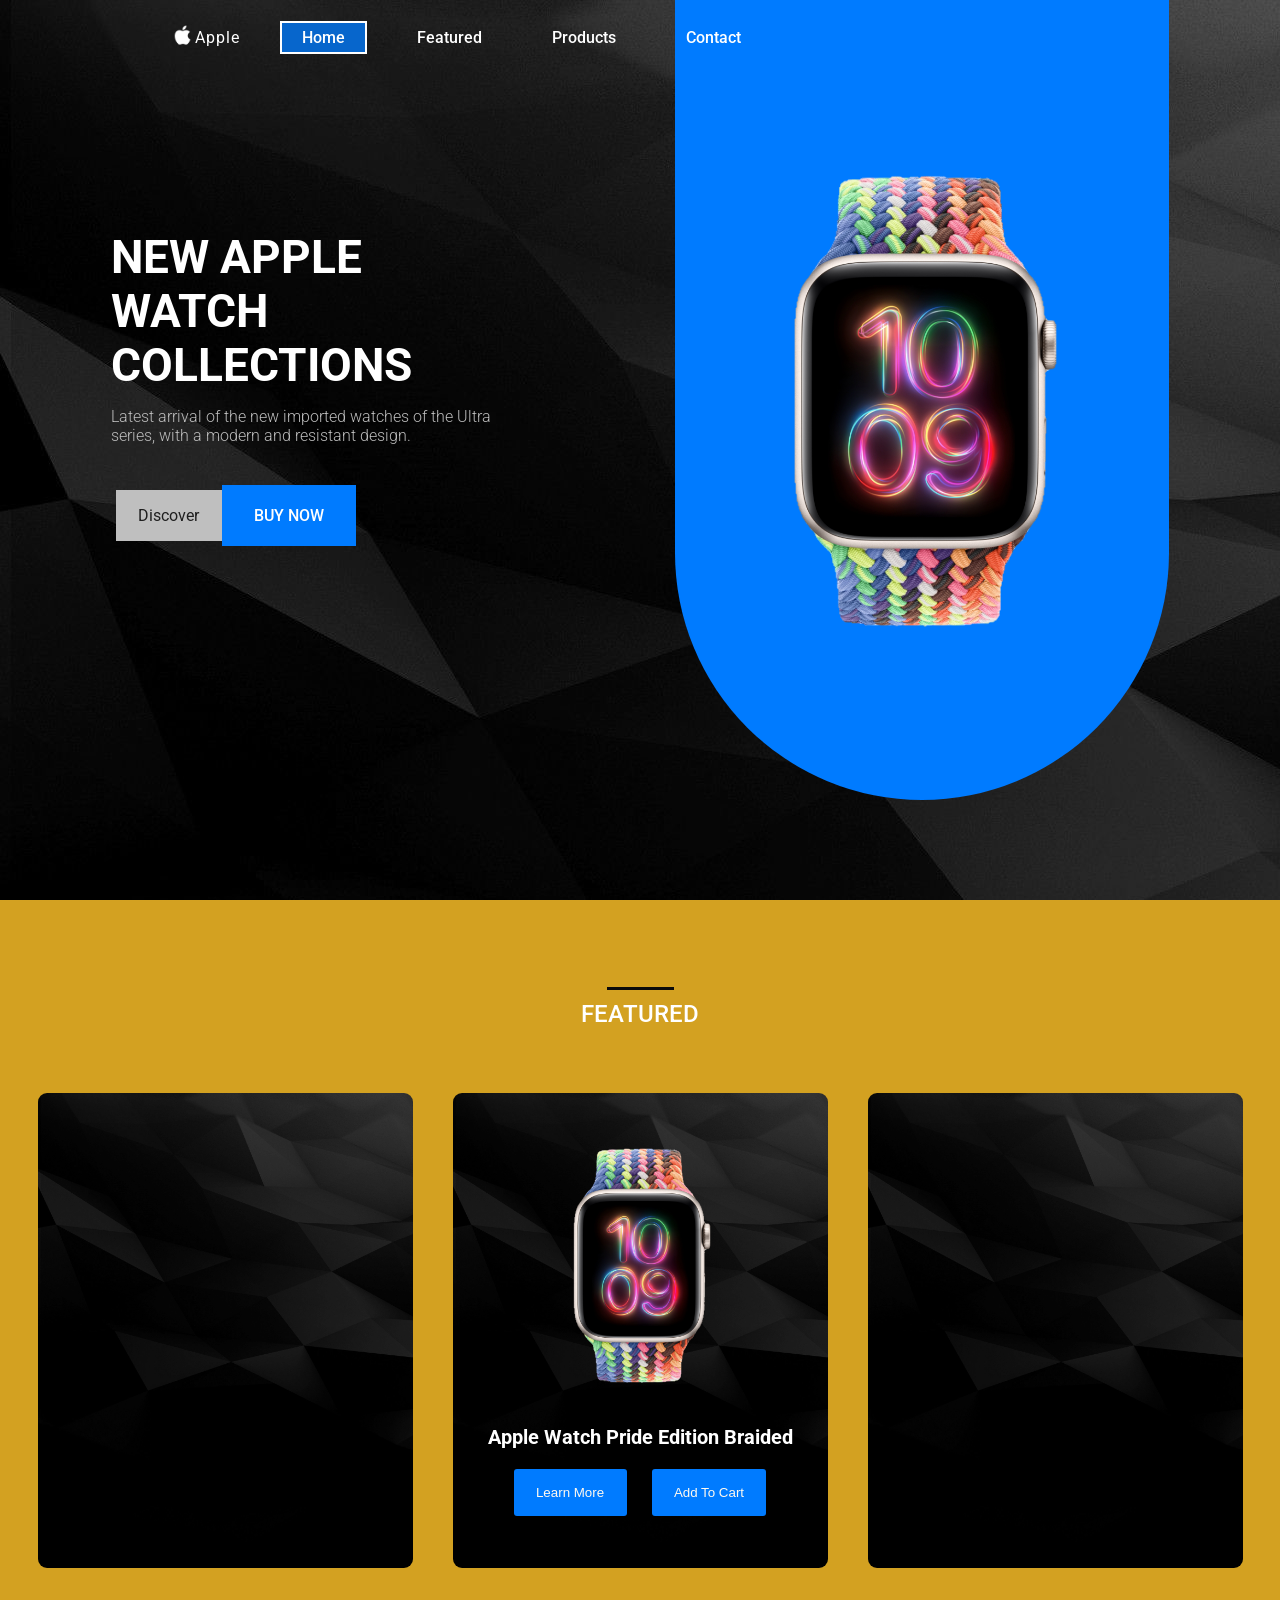
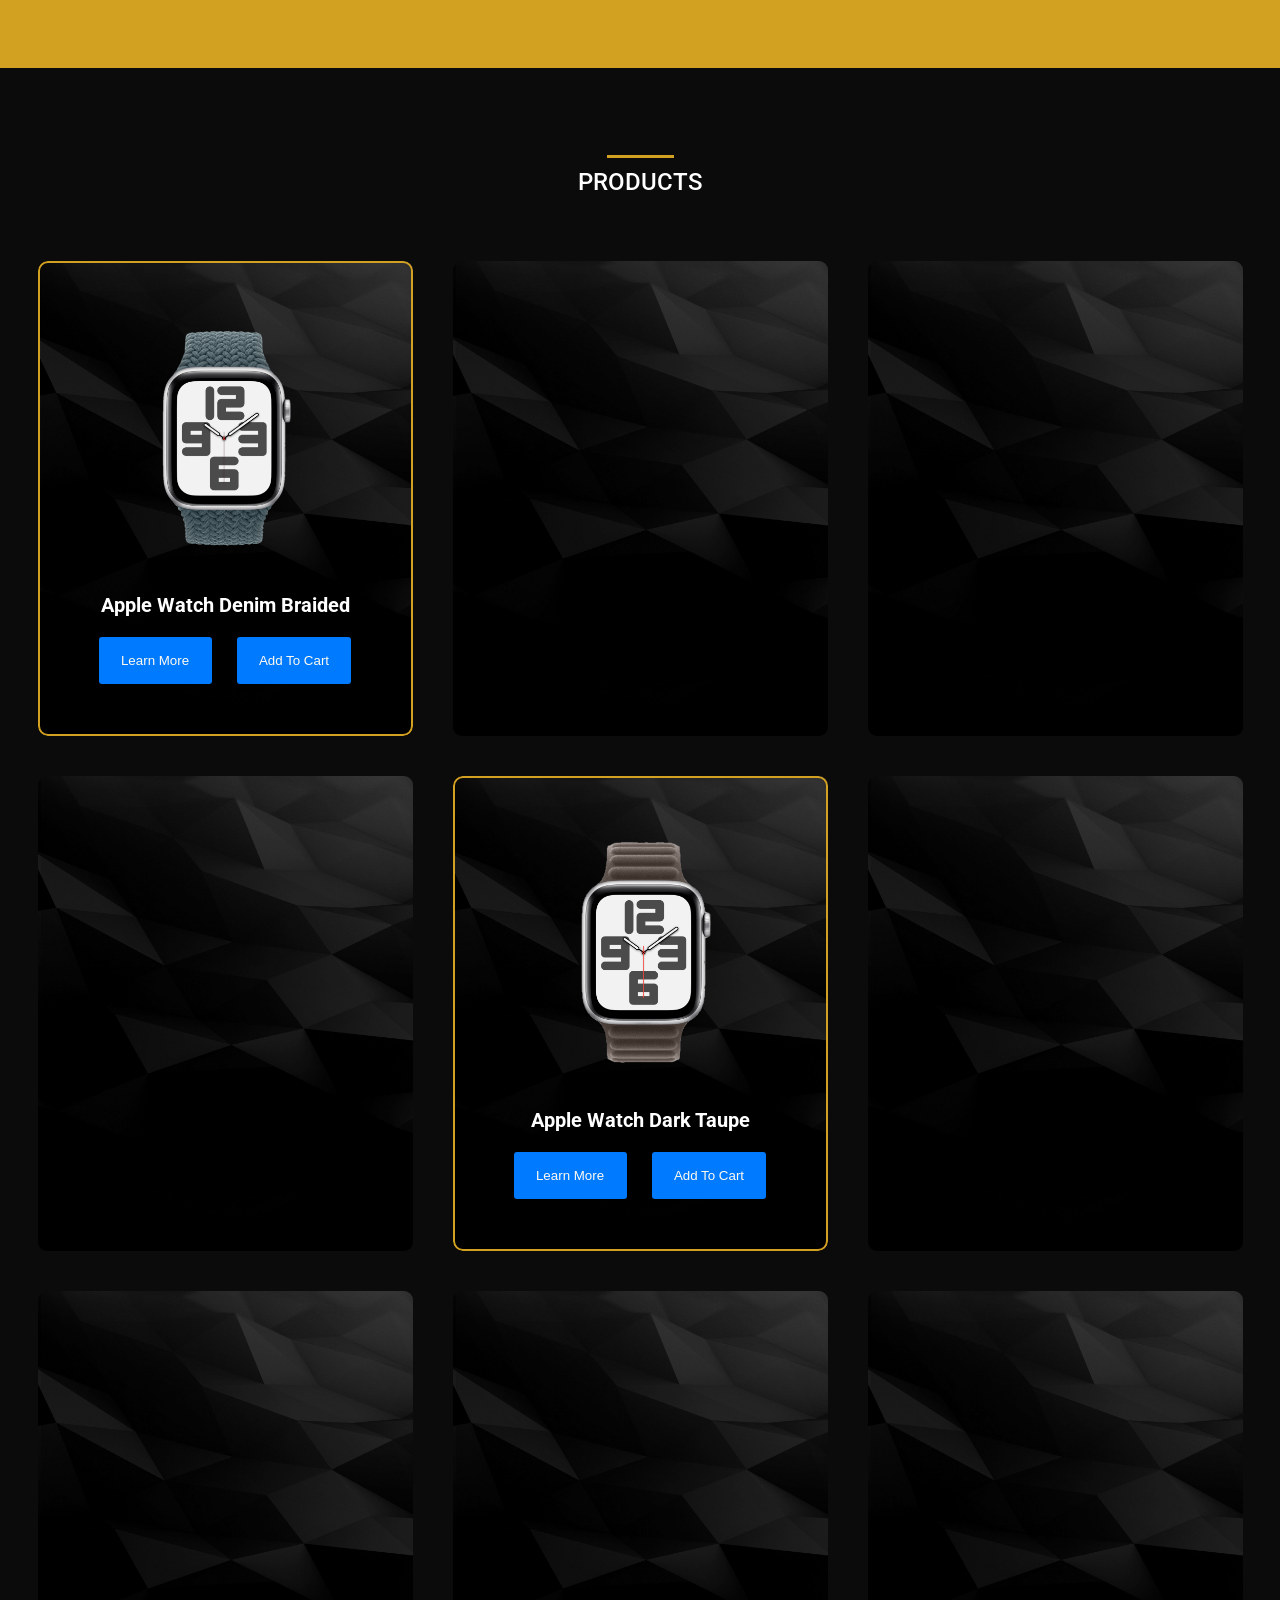
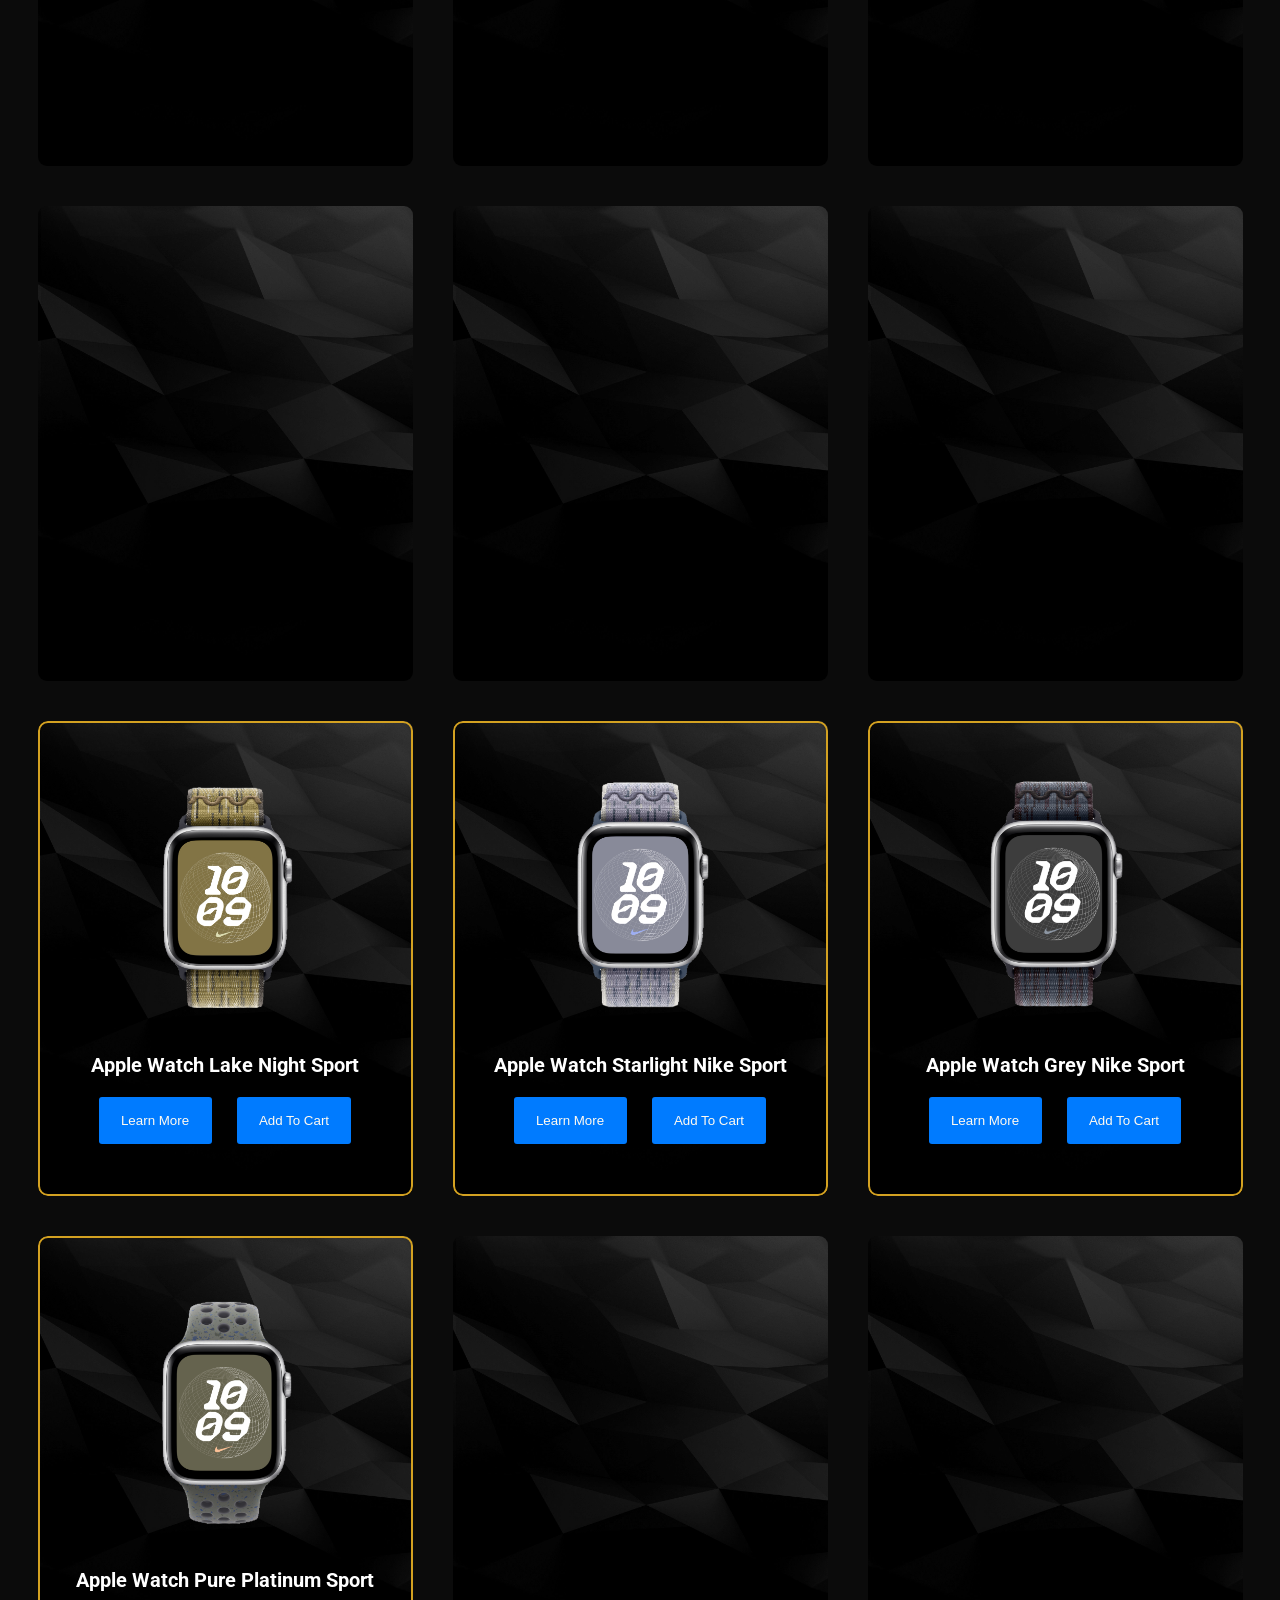
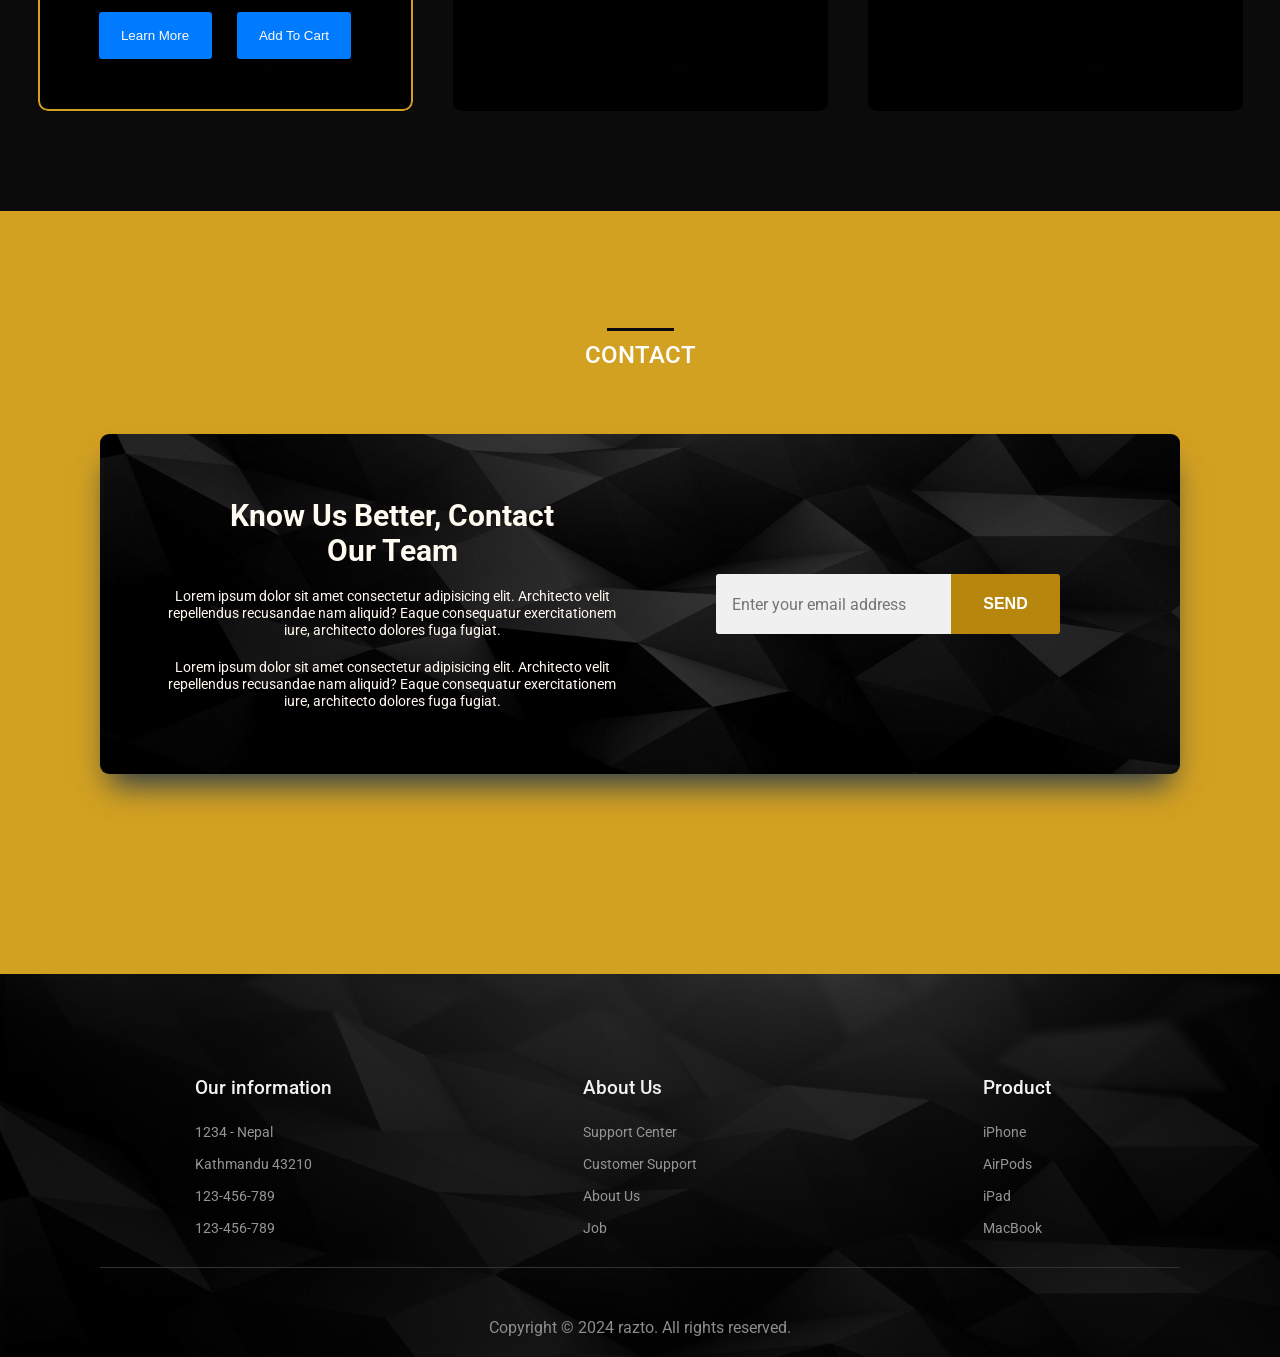
<file: index.html>
<!DOCTYPE html>
<html lang="en">
  <head>
    <meta charset="UTF-8" />
    <meta name="viewport" content="width=device-width, initial-scale=1.0" />
    <link rel="preconnect" href="https://fonts.googleapis.com" />
    <link rel="preconnect" href="https://fonts.googleapis.com" />
    <link rel="preconnect" href="https://fonts.gstatic.com" crossorigin />
    <link
      href="https://fonts.googleapis.com/css2?family=Roboto:wght@300&display=swap"
      rel="stylesheet"
    />
    <link rel="preconnect" href="https://fonts.gstatic.com" crossorigin />
    <link
      href="https://fonts.googleapis.com/css2?family=Roboto:wght@500&display=swap"
      rel="stylesheet"
    />
    <link rel="shortcut icon" href="assets\favicon.png" type="image/x-icon" />
    <link rel="stylesheet" href="css/styles.css" />
    <title>Apple - Nepal Authorized Reseller</title>
  </head>
  <body>
    <!--=============== HEADER ===============-->
    <header class="header" id="navbar">
      <nav class="nav_ container">
        <div class="bar">
          <div class="nav_logo_container container">
            <a href=""
              ><img src="assets\favicon.png" class="nav_logo" />Apple</a
            >
          </div>

          <div class="nav_menu container">
            <ul class="nav_list container">
              <li class="nav_items">
                <a href="#home" class="nav_link med_font active">Home</a>
              </li>

              <li class="nav_items">
                <a href="#featured" class="nav_link med_font">Featured</a>
              </li>

              <li class="nav_items">
                <a href="#products" class="nav_link med_font">Products</a>
              </li>

              <li class="nav_items">
                <a href="#contacts" class="nav_link med_font">Contact</a>
              </li>
            </ul>
          </div>
        </div>
        <div class="nav_list container">
          <a href="php\redirect-2.html" class="sub_btn visible med_font" id="navy"
            >Sign in</a
          >
          <a href="php\redirect.html" class="sub_btn visible med_font" id="navy2"
            >Account</a
          >
        </div>
      </nav>
    </header>

    <!--=============== HOME SECTION ===============-->

    <section class="home section" id="home">
      <div class="home_text">
        <h1 class="home_heading">NEW APPLE<br />WATCH COLLECTIONS</h1>
        <p>
          Latest arrival of the new imported watches of the Ultra <br />series,
          with a modern and resistant design.
        </p>
        <div class="home_buttons">
          <a href="#products" class="btn button">Discover</a>
          <a href="#products" class="btn_2 button">BUY NOW</a>
        </div>
      </div>
      <div class="home_img-bg">
        <img src="assets\Featured1.png" alt="" class="home_img" />
      </div>
    </section>

    <!--=============== FEATURED SECTION ===============-->

    <section class="featured section" id="featured">
      <h1 class="featured_title">Featured</h1>
      <div class="fcards">
        <div class="flip-card card_featured">
          <div class="card-inner">
            <div class="card-face front-face">
              <img src="assets\Featured3.png" class="fimg" alt="" />
              <h2 class="card_title">Apple Watch Blue Red Nike Sport</h2>
              <div class="card-btgroup">
                <button class="button pbtn btn flip-to-back">Learn More</button>
                <button class="btn pbtn button Click-here">Add To Cart</button>
              </div>
            </div>
            <div class="card-face back-face">
              <div class="details">
                <h2 class="back-card_title">Tech Specs</h2>
                <p>Digital Crown with Haptic feedback</p>
                <p>Up to 1000 nits maximum brightness</p>
                <p>S8 SiP with 64-bit dual-core processor</p>
                <p>Second-generation optical heart sensor</p>
                <p>All-day battery life</p>
              </div>
              <div class="stock-box">
                <span class="sold">342 sold</span>
                <span class="stock">3 items left</span>
                <span class="price">$549</span>
              </div>
              <div class="backbtns card-btgroup">
                <button class="btn pbtn button flip-to-front">
                  Go Back
                </button>
                <a href="https://esewa.com.np/#/home" title="Pay with Esewa" class="esewaLink">
                  <button class="btn pbtn button buybtn">Buy Now</button>
                  </a>
              </div>
            </div>
          </div>
        </div>
        
        <div class="flip-card card_featured">
          <div class="card-inner">
            <div class="card-face front-face">
              <img src="assets\Featured1.png" class="fimg" alt="" />
              <h2 class="card_title">Apple Watch Pride Edition Braided</h2>
              <div class="card-btgroup">
                <button class="button pbtn btn flip-to-back">Learn More</button>
                <button class="btn pbtn button Click-here">Add To Cart</button>
              </div>
            </div>
            <div class="card-face back-face">
              <div class="details">
                <h2 class="back-card_title">Tech Specs</h2>
                <p>Digital Crown with Haptic feedback</p>
                <p>Up to 1000 nits maximum brightness</p>
                <p>S8 SiP with 64-bit dual-core processor</p>
                <p>Second-generation optical heart sensor</p>
                <p>All-day battery life</p>
              </div>
              <div class="stock-box">
                <span class="sold">154 sold</span>
                <span class="stock">7 items left</span>
                <span class="price">$649</span>
              </div>
              <div class="backbtns card-btgroup">
                <button class="btn pbtn button flip-to-front">
                  Go Back
                </button>
                <a href="https://esewa.com.np/#/home" title="Pay with Esewa" class="esewaLink">
                  <button class="btn pbtn button buybtn">Buy Now</button>
                  </a>
              </div>
            </div>
          </div>
        </div>

        <div class="flip-card card_featured">
          <div class="card-inner">
            <div class="card-face front-face">
              <img src="assets\Featured2.png" class="fimg" alt="" />
              <h2 class="card_title">Apple Watch Volt Splash Nike Sport</h2>
              <div class="card-btgroup">
                <button class="button pbtn btn flip-to-back">Learn More</button>
                <button class="btn pbtn button Click-here">Add To Cart</button>
              </div>
            </div>
            <div class="card-face back-face">
              <div class="details">
                <h2 class="back-card_title">Tech Specs</h2>
                <p>Digital Crown with Haptic feedback</p>
                <p>Up to 1000 nits maximum brightness</p>
                <p>S8 SiP with 64-bit dual-core processor</p>
                <p>Second-generation optical heart sensor</p>
                <p>All-day battery life</p>
              </div>
              <div class="stock-box">
                <span class="sold">279 sold</span>
                <span class="stock">1 items left</span>
                <span class="price">$399</span>
              </div>
              <div class="backbtns card-btgroup">
                <button class="btn pbtn button flip-to-front">
                  Go Back
                </button>
                <a href="https://esewa.com.np/#/home" title="Pay with Esewa" class="esewaLink">
                  <button class="btn pbtn button buybtn">Buy Now</button>
                  </a>
              </div>
            </div>
          </div>
        </div>
      </div>
    </section>

    <!--=============== PRODUCTS SECTION ===============-->

    <section class="featured product_section section" id="products">
      <h1 class="featured_title product_title">Products</h1>

      <div class="featured_grid fcards">
        <div class="flip-card product_item">
          <div class="card-inner">
            <div class="card-face front-face">
              <img src="assets\Braid (1).png" class="fimg" alt="" />
              <h2 class="card_title">Apple Watch Denim Braided</h2>
              <div class="card-btgroup">
                <button class="button pbtn btn flip-to-back">Learn More</button>
                <button class="btn pbtn button Click-here">Add To Cart</button>
              </div>
            </div>
            <div class="card-face back-face">
              <div class="details">
                <h2 class="back-card_title">Tech Specs</h2>
                <p>Digital Crown with Haptic feedback</p>
                <p>Up to 1000 nits maximum brightness</p>
                <p>S8 SiP with 64-bit dual-core processor</p>
                <p>Second-generation optical heart sensor</p>
                <p>All-day battery life</p>
              </div>
              <div class="stock-box">
                <span class="sold">154 sold</span>
                <span class="stock">11 items left</span>
                <span class="price">$249</span>
              </div>
              <div class="backbtns card-btgroup">
                <button class="btn pbtn button flip-to-front">
                  Go Back
                </button>
                <a href="https://esewa.com.np/#/home" title="Pay with Esewa" class="esewaLink">
                  <button class="btn pbtn button buybtn">Buy Now</button>
                  </a>
              </div>
            </div>
          </div>
        </div>
        <div class="flip-card product_item">
          <div class="card-inner">
            <div class="card-face front-face">
              <img src="assets\Braid (2).png" class="fimg" alt="" />
              <h2 class="card_title">Apple Watch Chartreuse Braided</h2>
              <div class="card-btgroup">
                <button class="button pbtn btn flip-to-back">Learn More</button>
                <button class="btn pbtn button Click-here">Add To Cart</button>
              </div>
            </div>
            <div class="card-face back-face">
              <div class="details">
                <h2 class="back-card_title">Tech Specs</h2>
                <p>Digital Crown with Haptic feedback</p>
                <p>Up to 1000 nits maximum brightness</p>
                <p>S8 SiP with 64-bit dual-core processor</p>
                <p>Second-generation optical heart sensor</p>
                <p>All-day battery life</p>
              </div>
              <div class="stock-box">
                <span class="sold">121 sold</span>
                <span class="stock">23 items left</span>
                <span class="price">$369</span>
              </div>
              <div class="backbtns card-btgroup">
                <button class="btn pbtn button flip-to-front">
                  Go Back
                </button>
                <a href="https://esewa.com.np/#/home" title="Pay with Esewa" class="esewaLink">
                  <button class="btn pbtn button buybtn">Buy Now</button>
                  </a>
              </div>
            </div>
          </div>
        </div>
        <div class="flip-card product_item">
          <div class="card-inner">
            <div class="card-face front-face">
              <img src="assets\Braid (3).png" class="fimg" alt="" />
              <h2 class="card_title">Apple Watch Midnight Braided</h2>
              <div class="card-btgroup">
                <button class="button pbtn btn flip-to-back">Learn More</button>
                <button class="btn pbtn button Click-here">Add To Cart</button>
              </div>
            </div>
            <div class="card-face back-face no-stock-item">
              <div class="details">
                <h2 class="back-card_title">Tech Specs</h2>
                <p>Digital Crown with Haptic feedback</p>
                <p>Up to 1000 nits maximum brightness</p>
                <p>S8 SiP with 64-bit dual-core processor</p>
                <p>Second-generation optical heart sensor</p>
                <p>All-day battery life</p>
              </div>
              <div class="stock-box">
                <span class="sold">142 sold</span>
                <span class="stock">0 items left</span>
                <span class="price">$399</span>
              </div>
              <div class="backbtns card-btgroup">
                <button class="btn pbtn button flip-to-front">
                  Go Back
                </button>
                <a>
                  <button class="btn pbtn button buybtn">Buy Now</button>
                  </a>
              </div>
            </div>
          </div>
        </div>
        <div class="flip-card product_item">
          <div class="card-inner">
            <div class="card-face front-face">
              <img src="assets\Woven (1).png" class="fimg" alt="" />
              <h2 class="card_title">Apple Watch Black Magnetic</h2>
              <div class="card-btgroup">
                <button class="button pbtn btn flip-to-back">Learn More</button>
                <button class="btn pbtn button Click-here">Add To Cart</button>
              </div>
            </div>
            <div class="card-face back-face">
              <div class="details">
                <h2 class="back-card_title">Tech Specs</h2>
                <p>Digital Crown with Haptic feedback</p>
                <p>Up to 1000 nits maximum brightness</p>
                <p>S8 SiP with 64-bit dual-core processor</p>
                <p>Second-generation optical heart sensor</p>
                <p>All-day battery life</p>
              </div>
              <div class="stock-box">
                <span class="sold">107 sold</span>
                <span class="stock">17 items left</span>
                <span class="price">$249</span>
              </div>
              <div class="backbtns card-btgroup">
                <button class="btn pbtn button flip-to-front">
                  Go Back
                </button>
                <a href="https://esewa.com.np/#/home" title="Pay with Esewa" class="esewaLink">
                  <button class="btn pbtn button buybtn">Buy Now</button>
                  </a>
              </div>
            </div>
          </div>
        </div>
        <div class="flip-card product_item">
          <div class="card-inner">
            <div class="card-face front-face">
              <img src="assets\Woven (2).png" class="fimg" alt="" />
              <h2 class="card_title">Apple Watch Dark Taupe</h2>
              <div class="card-btgroup">
                <button class="button pbtn btn flip-to-back">Learn More</button>
                <button class="btn pbtn button Click-here">Add To Cart</button>
              </div>
            </div>
            <div class="card-face back-face">
              <div class="details">
                <h2 class="back-card_title">Tech Specs</h2>
                <p>Digital Crown with Haptic feedback</p>
                <p>Up to 1000 nits maximum brightness</p>
                <p>S8 SiP with 64-bit dual-core processor</p>
                <p>Second-generation optical heart sensor</p>
                <p>All-day battery life</p>
              </div>
              <div class="stock-box">
                <span class="sold">154 sold</span>
                <span class="stock">11 items left</span>
                <span class="price">$399</span>
              </div>
              <div class="backbtns card-btgroup">
                <button class="btn pbtn button flip-to-front">
                  Go Back
                </button>
                <a href="https://esewa.com.np/#/home" title="Pay with Esewa" class="esewaLink">
                  <button class="btn pbtn button buybtn">Buy Now</button>
                  </a>
              </div>
            </div>
          </div>
        </div>
        <div class="flip-card product_item">
          <div class="card-inner">
            <div class="card-face front-face">
              <img src="assets\Woven (3).png" class="fimg" alt="" />
              <h2 class="card_title">Apple Watch Blackberry Magnetic</h2>
              <div class="card-btgroup">
                <button class="button pbtn btn flip-to-back">Learn More</button>
                <button class="btn pbtn button Click-here">Add To Cart</button>
              </div>
            </div>
            <div class="card-face back-face">
              <div class="details">
                <h2 class="back-card_title">Tech Specs</h2>
                <p>Digital Crown with Haptic feedback</p>
                <p>Up to 1000 nits maximum brightness</p>
                <p>S8 SiP with 64-bit dual-core processor</p>
                <p>Second-generation optical heart sensor</p>
                <p>All-day battery life</p>
              </div>
              <div class="stock-box">
                <span class="sold">142 sold</span>
                <span class="stock">23 items left</span>
                <span class="price">$369</span>
              </div>
              <div class="backbtns card-btgroup">
                <button class="btn pbtn button flip-to-front">
                  Go Back
                </button>
                <a href="https://esewa.com.np/#/home" title="Pay with Esewa" class="esewaLink">
                  <button class="btn pbtn button buybtn">Buy Now</button>
                  </a>
              </div>
            </div>
          </div>
        </div>
        <div class="flip-card product_item">
          <div class="card-inner">
            <div class="card-face front-face">
              <img src="assets\Metal (1).png" class="fimg" alt="" />
              <h2 class="card_title">Apple Watch Natural Milanese</h2>
              <div class="card-btgroup">
                <button class="button pbtn btn flip-to-back">Learn More</button>
                <button class="btn pbtn button Click-here">Add To Cart</button>
              </div>
            </div>
            <div class="card-face back-face">
              <div class="details">
                <h2 class="back-card_title">Tech Specs</h2>
                <p>Digital Crown with Haptic feedback</p>
                <p>Up to 1000 nits maximum brightness</p>
                <p>S8 SiP with 64-bit dual-core processor</p>
                <p>Second-generation optical heart sensor</p>
                <p>All-day battery life</p>
              </div>
              <div class="stock-box">
                <span class="sold">107 sold</span>
                <span class="stock">7 items left</span>
                <span class="price">$249</span>
              </div>
              <div class="backbtns card-btgroup">
                <button class="btn pbtn button flip-to-front">
                  Go Back
                </button>
                <a href="https://esewa.com.np/#/home" title="Pay with Esewa" class="esewaLink">
                  <button class="btn pbtn button buybtn">Buy Now</button>
                  </a>
              </div>
            </div>
          </div>
        </div>
        <div class="flip-card product_item">
          <div class="card-inner">
            <div class="card-face front-face">
              <img src="assets\Metal (2).png" class="fimg" alt="" />
              <h2 class="card_title">Apple Watch Gold Milanese</h2>
              <div class="card-btgroup">
                <button class="button pbtn btn flip-to-back">Learn More</button>
                <button class="btn pbtn button Click-here">Add To Cart</button>
              </div>
            </div>
            <div class="card-face back-face">
              <div class="details">
                <h2 class="back-card_title">Tech Specs</h2>
                <p>Digital Crown with Haptic feedback</p>
                <p>Up to 1000 nits maximum brightness</p>
                <p>S8 SiP with 64-bit dual-core processor</p>
                <p>Second-generation optical heart sensor</p>
                <p>All-day battery life</p>
              </div>
              <div class="stock-box">
                <span class="sold">154 sold</span>
                <span class="stock">17 items left</span>
                <span class="price">$369</span>
              </div>
              <div class="backbtns card-btgroup">
                <button class="btn pbtn button flip-to-front">
                  Go Back
                </button>
                <a href="https://esewa.com.np/#/home" title="Pay with Esewa" class="esewaLink">
                  <button class="btn pbtn button buybtn">Buy Now</button>
                  </a>
              </div>
            </div>
          </div>
        </div>
        <div class="flip-card product_item">
          <div class="card-inner">
            <div class="card-face front-face">
              <img src="assets\Metal (3).png" class="fimg" alt="" />
              <h2 class="card_title">Apple Watch Slate Milanese</h2>
              <div class="card-btgroup">
                <button class="button pbtn btn flip-to-back">Learn More</button>
                <button class="btn pbtn button Click-here">Add To Cart</button>
              </div>
            </div>
            <div class="card-face back-face">
              <div class="details">
                <h2 class="back-card_title">Tech Specs</h2>
                <p>Digital Crown with Haptic feedback</p>
                <p>Up to 1000 nits maximum brightness</p>
                <p>S8 SiP with 64-bit dual-core processor</p>
                <p>Second-generation optical heart sensor</p>
                <p>All-day battery life</p>
              </div>
              <div class="stock-box">
                <span class="sold">142 sold</span>
                <span class="stock">11 items left</span>
                <span class="price">$399</span>
              </div>
              <div class="backbtns card-btgroup">
                <button class="btn pbtn button flip-to-front">
                  Go Back
                </button>
                <a href="https://esewa.com.np/#/home" title="Pay with Esewa" class="esewaLink">
                  <button class="btn pbtn button buybtn">Buy Now</button>
                  </a>
              </div>
            </div>
          </div>
        </div>
        <div class="flip-card product_item">
          <div class="card-inner">
            <div class="card-face front-face">
              <img src="assets\Bracelet (1).png" class="fimg" alt="" />
              <h2 class="card_title">Apple Watch Natural Link Bracelet</h2>
              <div class="card-btgroup">
                <button class="button pbtn btn flip-to-back">Learn More</button>
                <button class="btn pbtn button Click-here">Add To Cart</button>
              </div>
            </div>
            <div class="card-face back-face">
              <div class="details">
                <h2 class="back-card_title">Tech Specs</h2>
                <p>Digital Crown with Haptic feedback</p>
                <p>Up to 1000 nits maximum brightness</p>
                <p>S8 SiP with 64-bit dual-core processor</p>
                <p>Second-generation optical heart sensor</p>
                <p>All-day battery life</p>
              </div>
              <div class="stock-box">
                <span class="sold">107 sold</span>
                <span class="stock">23 items left</span>
                <span class="price">$369</span>
              </div>
              <div class="backbtns card-btgroup">
                <button class="btn pbtn button flip-to-front">
                  Go Back
                </button>
                <a href="https://esewa.com.np/#/home" title="Pay with Esewa" class="esewaLink">
                  <button class="btn pbtn button buybtn">Buy Now</button>
                  </a>
              </div>
            </div>
          </div>
        </div>
        <div class="flip-card product_item">
          <div class="card-inner">
            <div class="card-face front-face">
              <img src="assets\Bracelet (2).png" class="fimg" alt="" />
              <h2 class="card_title">Apple Watch Natural Gold Bracelet</h2>
              <div class="card-btgroup">
                <button class="button pbtn btn flip-to-back">Learn More</button>
                <button class="btn pbtn button Click-here">Add To Cart</button>
              </div>
            </div>
            <div class="card-face back-face">
              <div class="details">
                <h2 class="back-card_title">Tech Specs</h2>
                <p>Digital Crown with Haptic feedback</p>
                <p>Up to 1000 nits maximum brightness</p>
                <p>S8 SiP with 64-bit dual-core processor</p>
                <p>Second-generation optical heart sensor</p>
                <p>All-day battery life</p>
              </div>
              <div class="stock-box">
                <span class="sold">154 sold</span>
                <span class="stock">7 items left</span>
                <span class="price">$399</span>
              </div>
              <div class="backbtns card-btgroup">
                <button class="btn pbtn button flip-to-front">
                  Go Back
                </button>
                <a href="https://esewa.com.np/#/home" title="Pay with Esewa" class="esewaLink">
                  <button class="btn pbtn button buybtn">Buy Now</button>
                  </a>
              </div>
            </div>
          </div>
        </div>
        <div class="flip-card product_item">
          <div class="card-inner">
            <div class="card-face front-face">
              <img src="assets\Bracelet (3).png" class="fimg" alt="" />
              <h2 class="card_title">Apple Watch Slate Link Bracelet</h2>
              <div class="card-btgroup">
                <button class="button pbtn btn flip-to-back">Learn More</button>
                <button class="btn pbtn button Click-here">Add To Cart</button>
              </div>
            </div>
            <div class="card-face back-face">
              <div class="details">
                <h2 class="back-card_title">Tech Specs</h2>
                <p>Digital Crown with Haptic feedback</p>
                <p>Up to 1000 nits maximum brightness</p>
                <p>S8 SiP with 64-bit dual-core processor</p>
                <p>Second-generation optical heart sensor</p>
                <p>All-day battery life</p>
              </div>
              <div class="stock-box">
                <span class="sold">142 sold</span>
                <span class="stock">17 items left</span>
                <span class="price">$249</span>
              </div>
              <div class="backbtns card-btgroup">
                <button class="btn pbtn button flip-to-front">
                  Go Back
                </button>
                <a href="https://esewa.com.np/#/home" title="Pay with Esewa" class="esewaLink">
                  <button class="btn pbtn button buybtn">Buy Now</button>
                  </a>
              </div>
            </div>
          </div>
        </div>
        <div class="flip-card product_item">
          <div class="card-inner">
            <div class="card-face front-face">
              <img src="assets\Nike Sport (1).png" class="fimg" alt="" />
              <h2 class="card_title">Apple Watch Lake Night Sport</h2>
              <div class="card-btgroup">
                <button class="button pbtn btn flip-to-back">Learn More</button>
                <button class="btn pbtn button Click-here">Add To Cart</button>
              </div>
            </div>
            <div class="card-face back-face">
              <div class="details">
                <h2 class="back-card_title">Tech Specs</h2>
                <p>Digital Crown with Haptic feedback</p>
                <p>Up to 1000 nits maximum brightness</p>
                <p>S8 SiP with 64-bit dual-core processor</p>
                <p>Second-generation optical heart sensor</p>
                <p>All-day battery life</p>
              </div>
              <div class="stock-box">
                <span class="sold">142 sold</span>
                <span class="stock">11 items left</span>
                <span class="price">$254</span>
              </div>
              <div class="backbtns card-btgroup">
                <button class="btn pbtn button flip-to-front">
                  Go Back
                </button>
                <a href="https://esewa.com.np/#/home" title="Pay with Esewa" class="esewaLink">
                  <button class="btn pbtn button buybtn">Buy Now</button>
                  </a>
              </div>
            </div>
          </div>
        </div>
        <div class="flip-card product_item">
          <div class="card-inner">
            <div class="card-face front-face">
              <img src="assets\Nike Sport (2).png" class="fimg" alt="" />
              <h2 class="card_title">Apple Watch Starlight Nike Sport</h2>
              <div class="card-btgroup">
                <button class="button pbtn btn flip-to-back">Learn More</button>
                <button class="btn pbtn button Click-here">Add To Cart</button>
              </div>
            </div>
            <div class="card-face back-face">
              <div class="details">
                <h2 class="back-card_title">Tech Specs</h2>
                <p>Digital Crown with Haptic feedback</p>
                <p>Up to 1000 nits maximum brightness</p>
                <p>S8 SiP with 64-bit dual-core processor</p>
                <p>Second-generation optical heart sensor</p>
                <p>All-day battery life</p>
              </div>
              <div class="stock-box">
                <span class="sold">107 sold</span>
                <span class="stock">23 items left</span>
                <span class="price">$369</span>
              </div>
              <div class="backbtns card-btgroup">
                <button class="btn pbtn button flip-to-front">
                  Go Back
                </button>
                <a href="https://esewa.com.np/#/home" title="Pay with Esewa" class="esewaLink">
                  <button class="btn pbtn button buybtn">Buy Now</button>
                  </a>
              </div>
            </div>
          </div>
        </div>
        <div class="flip-card product_item">
          <div class="card-inner">
            <div class="card-face front-face">
              <img src="assets\Nike Sport (3).png" class="fimg" alt="" />
              <h2 class="card_title">Apple Watch Grey Nike Sport</h2>
              <div class="card-btgroup">
                <button class="button pbtn btn flip-to-back">Learn More</button>
                <button class="btn pbtn button Click-here">Add To Cart</button>
              </div>
            </div>
            <div class="card-face back-face">
              <div class="details">
                <h2 class="back-card_title">Tech Specs</h2>
                <p>Digital Crown with Haptic feedback</p>
                <p>Up to 1000 nits maximum brightness</p>
                <p>S8 SiP with 64-bit dual-core processor</p>
                <p>Second-generation optical heart sensor</p>
                <p>All-day battery life</p>
              </div>
              <div class="stock-box">
                <span class="sold">154 sold</span>
                <span class="stock">7 items left</span>
                <span class="price">$399</span>
              </div>
              <div class="backbtns card-btgroup">
                <button class="btn pbtn button flip-to-front">
                  Go Back
                </button>
                <a href="https://esewa.com.np/#/home" title="Pay with Esewa" class="esewaLink">
                  <button class="btn pbtn button buybtn">Buy Now</button>
                  </a>
              </div>
            </div>
          </div>
        </div>
        <div class="flip-card product_item">
          <div class="card-inner">
            <div class="card-face front-face">
              <img src="assets\Midnight (1).png" class="fimg" alt="" />
              <h2 class="card_title">Apple Watch Pure Platinum Sport</h2>
              <div class="card-btgroup">
                <button class="button pbtn btn flip-to-back">Learn More</button>
                <button class="btn pbtn button Click-here">Add To Cart</button>
              </div>
            </div>
            <div class="card-face back-face">
              <div class="details">
                <h2 class="back-card_title">Tech Specs</h2>
                <p>Digital Crown with Haptic feedback</p>
                <p>Up to 1000 nits maximum brightness</p>
                <p>S8 SiP with 64-bit dual-core processor</p>
                <p>Second-generation optical heart sensor</p>
                <p>All-day battery life</p>
              </div>
              <div class="stock-box">
                <span class="sold">154 sold</span>
                <span class="stock">23 items left</span>
                <span class="price">$254</span>
              </div>
              <div class="backbtns card-btgroup">
                <button class="btn pbtn button flip-to-front">
                  Go Back
                </button>
                <a href="https://esewa.com.np/#/home" title="Pay with Esewa" class="esewaLink">
                  <button class="btn pbtn button buybtn">Buy Now</button>
                  </a>
              </div>
            </div>
          </div>
        </div>
        <div class="flip-card product_item">
          <div class="card-inner">
            <div class="card-face front-face">
              <img src="assets\Midnight (2).png" class="fimg" alt="" />
              <h2 class="card_title">Apple Watch Cargo Khaki Sport</h2>
              <div class="card-btgroup">
                <button class="button pbtn btn flip-to-back">Learn More</button>
                <button class="btn pbtn button Click-here">Add To Cart</button>
              </div>
            </div>
            <div class="card-face back-face no-stock-item">
              <div class="details">
                <h2 class="back-card_title">Tech Specs</h2>
                <p>Digital Crown with Haptic feedback</p>
                <p>Up to 1000 nits maximum brightness</p>
                <p>S8 SiP with 64-bit dual-core processor</p>
                <p>Second-generation optical heart sensor</p>
                <p>All-day battery life</p>
              </div>
              <div class="stock-box">
                <span class="sold">142 sold</span>
                <span class="stock">0 items left</span>
                <span class="price">$399</span>
              </div>
              <div class="backbtns card-btgroup">
                <button class="btn pbtn button flip-to-front">
                  Go Back
                </button>
                <a>
                  <button class="btn pbtn button buybtn">Buy Now</button>
                  </a>
              </div>
            </div>
          </div>
        </div>
        <div class="flip-card product_item">
          <div class="card-inner">
            <div class="card-face front-face">
              <img src="assets\Midnight (3).png" class="fimg" alt="" />
              <h2 class="card_title">Apple Watch Desert Stone Sport</h2>
              <div class="card-btgroup">
                <button class="button pbtn btn flip-to-back">Learn More</button>
                <button class="btn pbtn button Click-here">Add To Cart</button>
              </div>
            </div>
            <div class="card-face back-face">
              <div class="details">
                <h2 class="back-card_title">Tech Specs</h2>
                <p>Digital Crown with Haptic feedback</p>
                <p>Up to 1000 nits maximum brightness</p>
                <p>S8 SiP with 64-bit dual-core processor</p>
                <p>Second-generation optical heart sensor</p>
                <p>All-day battery life</p>
              </div>
              <div class="stock-box">
                <span class="sold">107 sold</span>
                <span class="stock">17 items left</span>
                <span class="price">$369</span>
              </div>
              <div class="backbtns card-btgroup">
                <button class="btn pbtn button flip-to-front">
                  Go Back
                </button>
                <a href="https://esewa.com.np/#/home" title="Pay with Esewa" class="esewaLink">
                  <button class="btn pbtn button buybtn">Buy Now</button>
              </a>
              </div>
            </div>
          </div>
        </div>
      </div>
    </section>
    <div class="loading-overlay" id="loadingOverlay">
      <div class="loading-alert">
          <div class="spinning-icon">
              <div class="spinning-border"></div>
              <img src="assets\favicon.png" class="spinning-image" alt="Loading Icon">
          </div>
          <p class="loading-text">Processing Payment...</p>
      </div>
  </div>
    <!--=============== CONTACT SECTION ===============-->

    <section class="contact_section section" id="contacts">
      <h1 class="featured_title contact_title">Contact</h1>
      <div class="contact_container">
        <div class="contact_data">
          <h1>
            Know Us Better, Contact<br />
            Our Team
          </h1>
          <p>
            Lorem ipsum dolor sit amet consectetur adipisicing elit. Architecto
            velit repellendus recusandae nam aliquid? Eaque consequatur
            exercitationem iure, architecto dolores fuga fugiat.
          </p>
          <p>
            Lorem ipsum dolor sit amet consectetur adipisicing elit. Architecto
            velit repellendus recusandae nam aliquid? Eaque consequatur
            exercitationem iure, architecto dolores fuga fugiat.
          </p>
        </div>
        <div class="form_container">
          <form action="" class="form">
            <input
              type="email"
              placeholder="Enter your email address"
              class="form_input"
            />
            <button class="button">SEND</button>
          </form>
        </div>
      </div>
    </section>

    <!--=============== FOOTER ===============-->

    <footer class="footer_section">
      <div class="footer__container container">
        <div class="footer__content">
          <h3 class="footer__title">Our information</h3>

          <ul class="footer__list">
            <li>1234 - Nepal</li>
            <li>Kathmandu 43210</li>
            <li>123-456-789</li>
            <li>123-456-789</li>
          </ul>
        </div>
        <div class="footer__content">
          <h3 class="footer__title">About Us</h3>

          <ul class="footer__links">
            <li>
              <a href="#" class="footer__link">Support Center</a>
            </li>
            <li>
              <a href="#" class="footer__link">Customer Support</a>
            </li>
            <li>
              <a href="#" class="footer__link">About Us</a>
            </li>
            <li>
              <a href="#" class="footer__link">Job</a>
            </li>
          </ul>
        </div>

        <div class="footer__content">
          <h3 class="footer__title">Product</h3>

          <ul class="footer__links">
            <li>
              <a href="#" class="footer__link">iPhone</a>
            </li>
            <li>
              <a href="#" class="footer__link">AirPods</a>
            </li>
            <li>
              <a href="#" class="footer__link">iPad</a>
            </li>
            <li>
              <a href="#" class="footer__link">MacBook</a>
            </li>
          </ul>
        </div>
      </div>

      <span class="footer__copy"
        >Copyright &#169; 2024 razto. All rights reserved.</span
      >
    </footer>
    <script src="js\main.js"></script>
    <div class="alert_main">
          <div class="alert_inner">
            <div class="close-btn">×</div>
            <div class="alert_div">
              <div class="alert_msg">
                <p style="color: black;">Item added to Cart!</p>
              </div>
            </div>
        </div>
        <div class="overlay_bg"></div>
        
        <script src="https://cdnjs.cloudflare.com/ajax/libs/jquery/3.3.1/jquery.min.js"></script>
    <script>
       document.querySelectorAll('.esewaLink').forEach(link => {
            link.addEventListener('click', function(event) {
                event.preventDefault();
                const targetUrl = this.href;
                document.getElementById('loadingOverlay').style.display = 'block';
                setTimeout(() => {
                    window.location.href = targetUrl;
                }, 3000);
            });
        });
      $(".Click-here").on("click", function () {
        $(".alert_main").addClass("model-open");
      });
      $(".close-btn, .overlay_bg").click(function () {
        $(".alert_main").removeClass("model-open");
      });
    </script>
  </body>
</html>
</file>
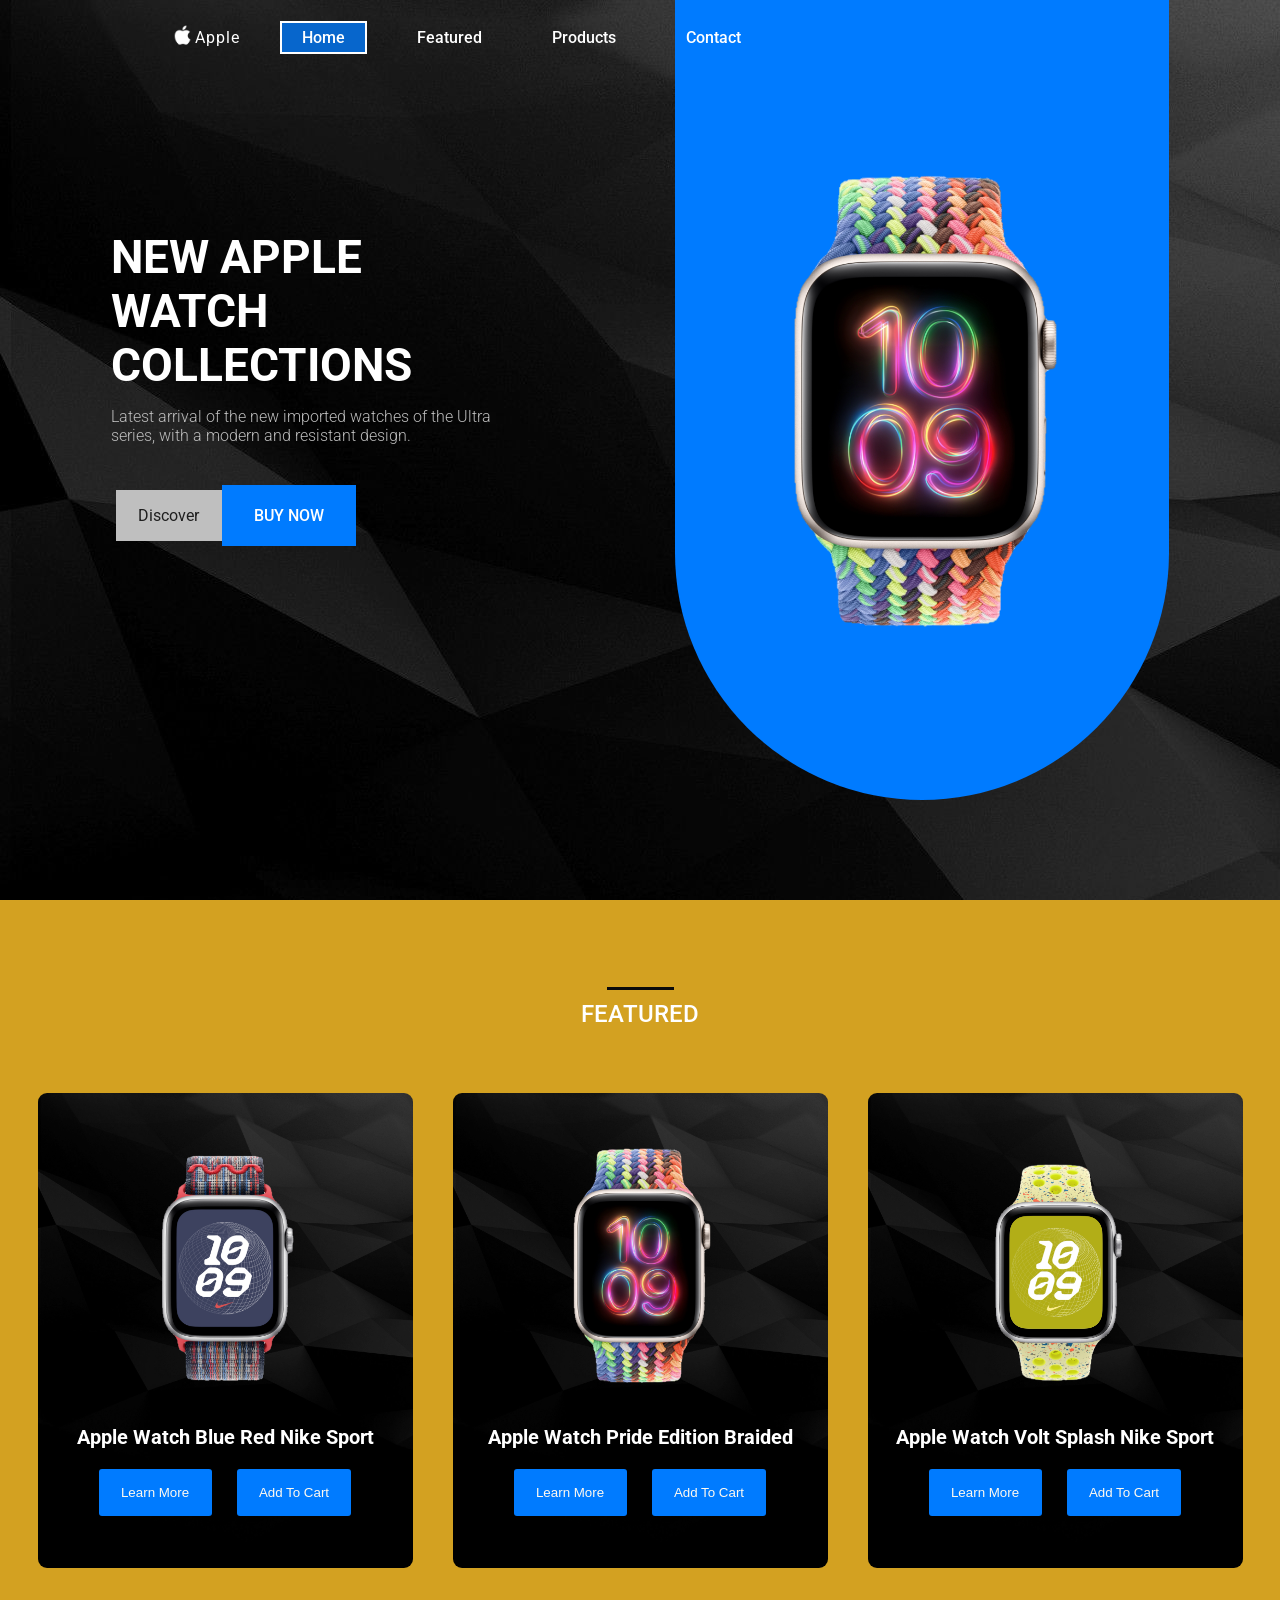
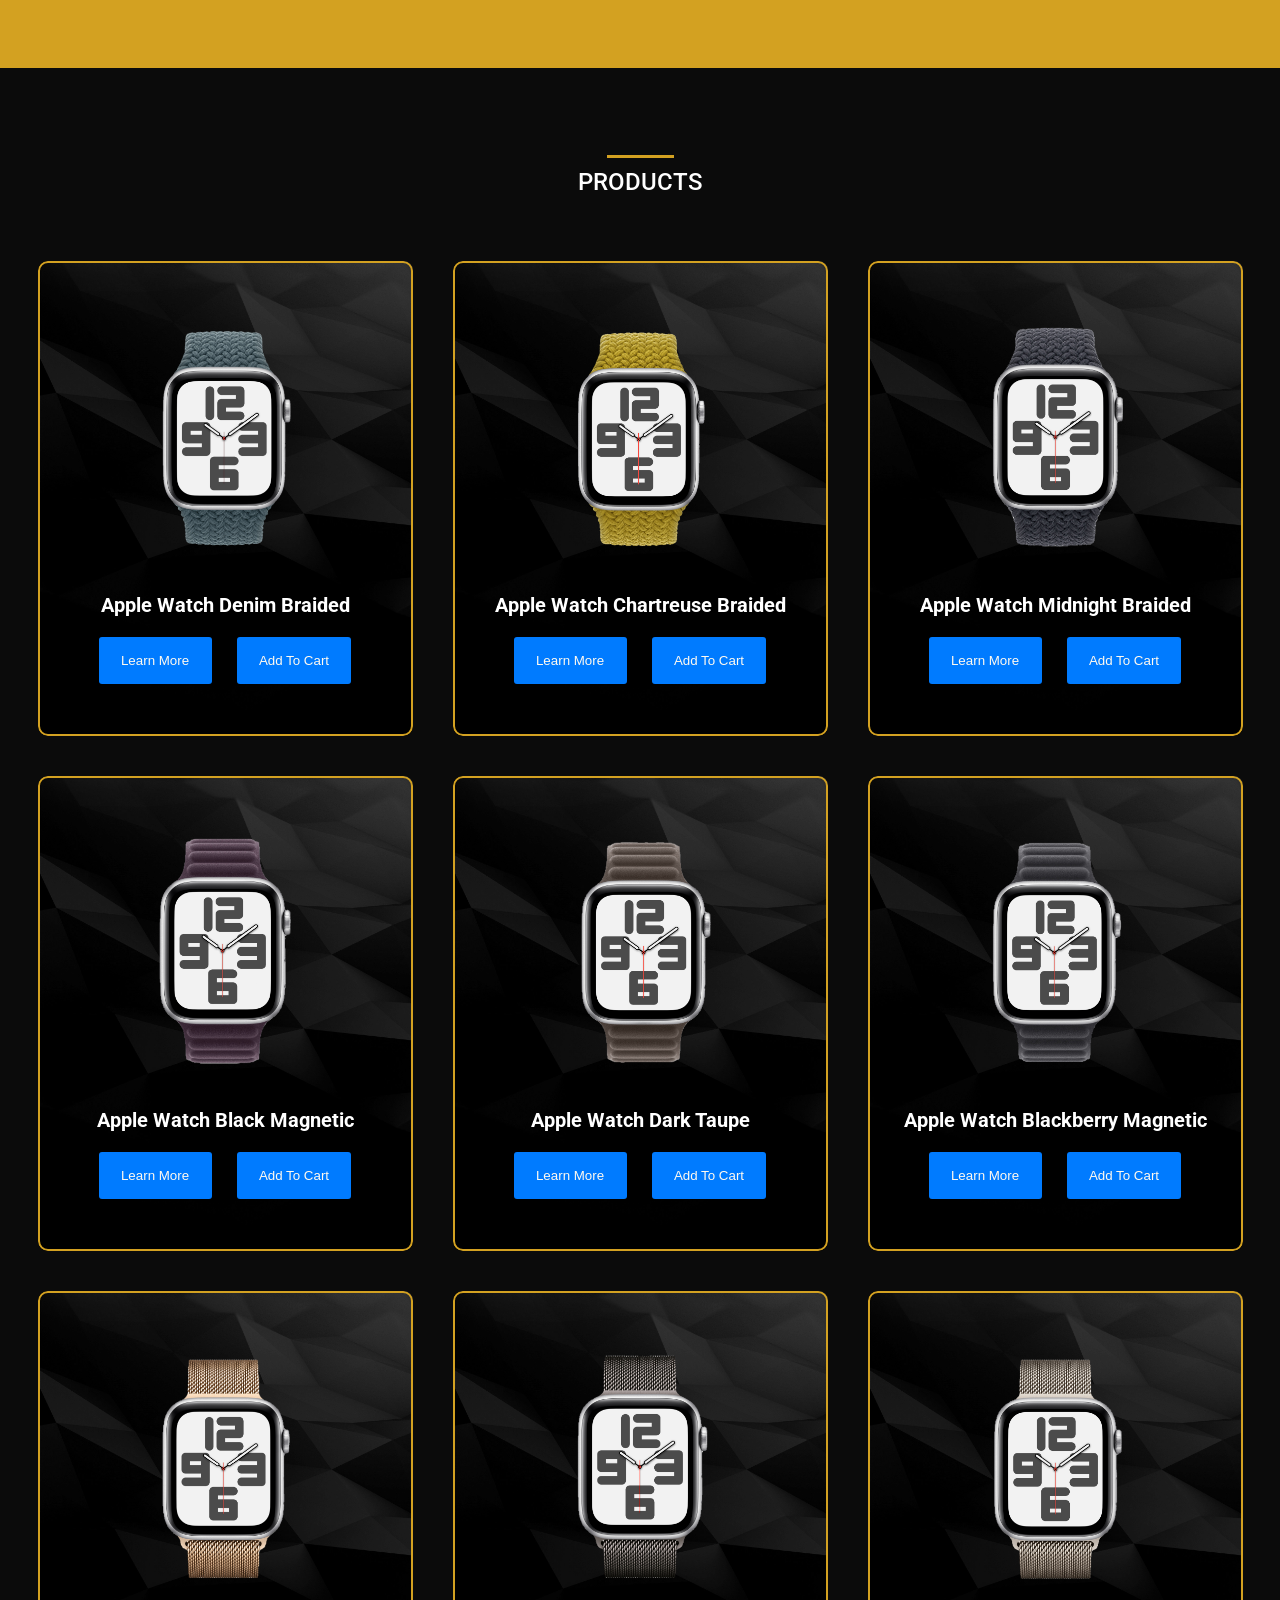
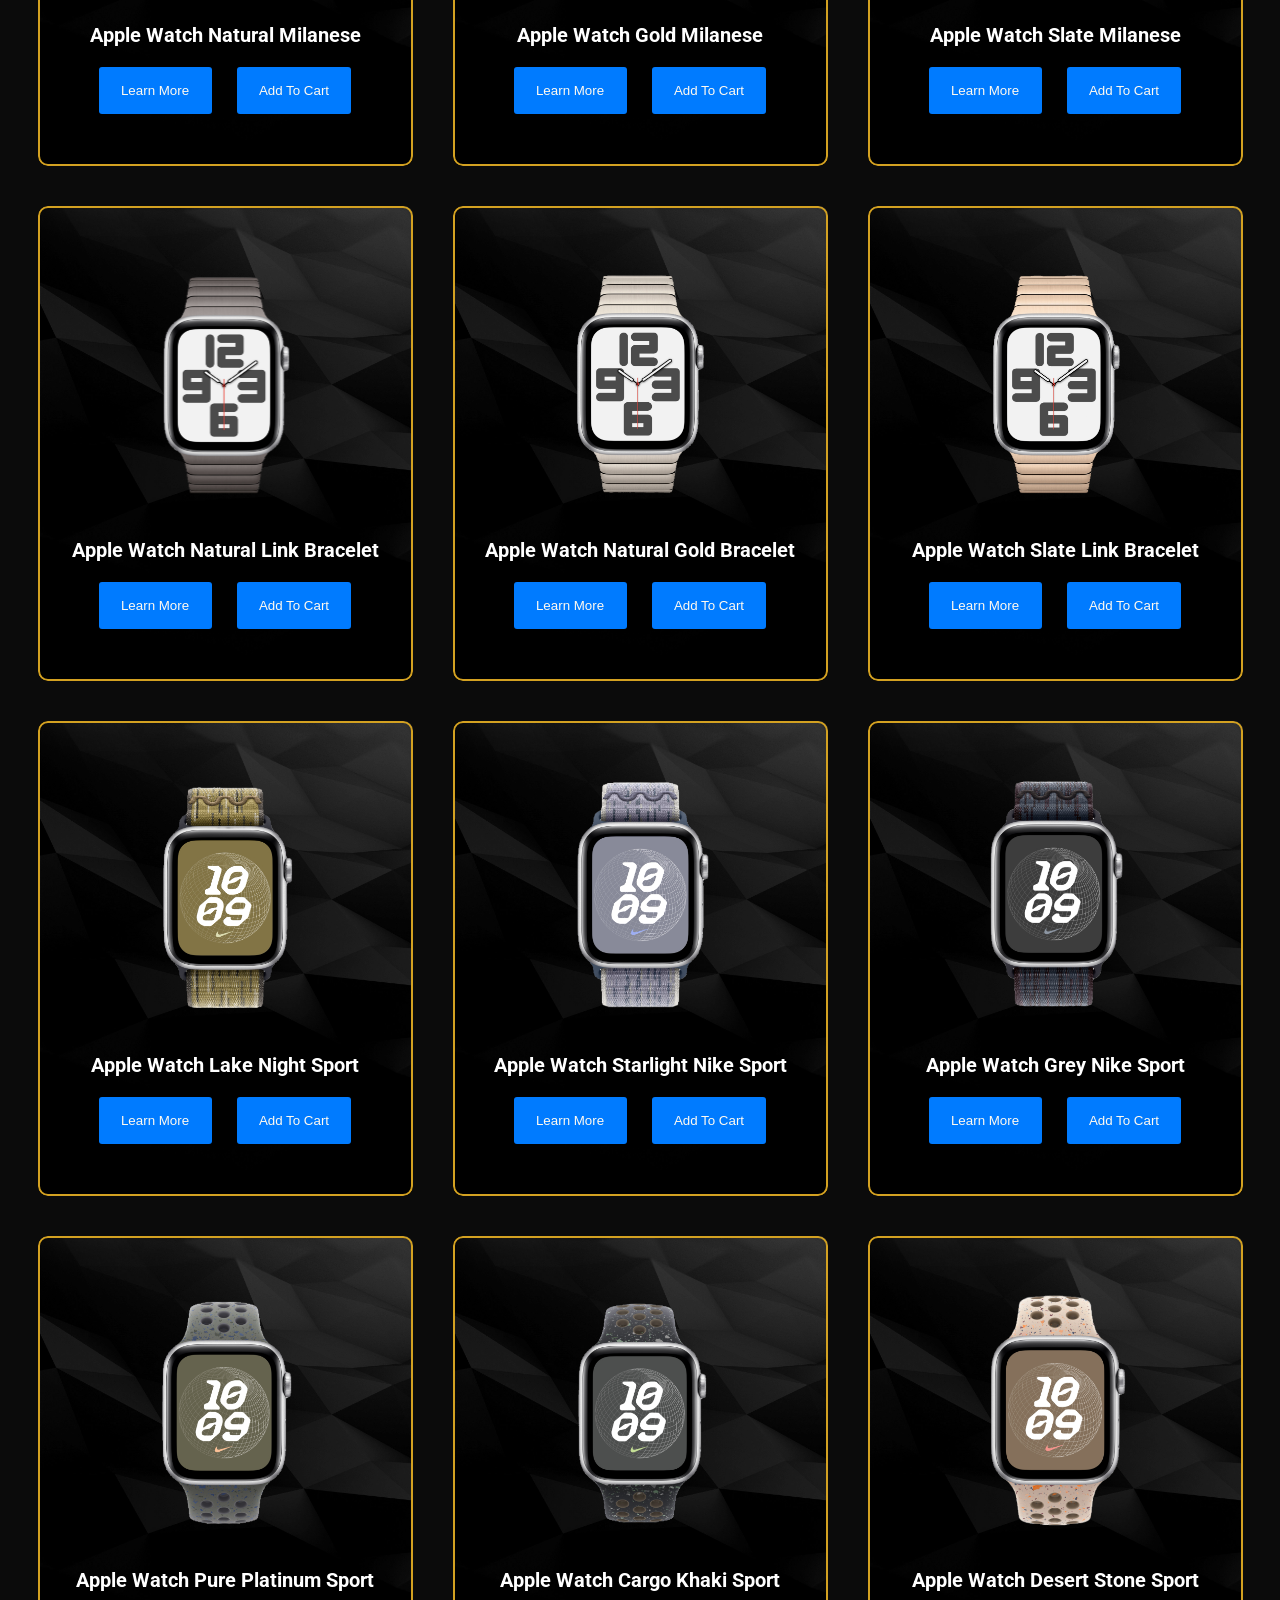
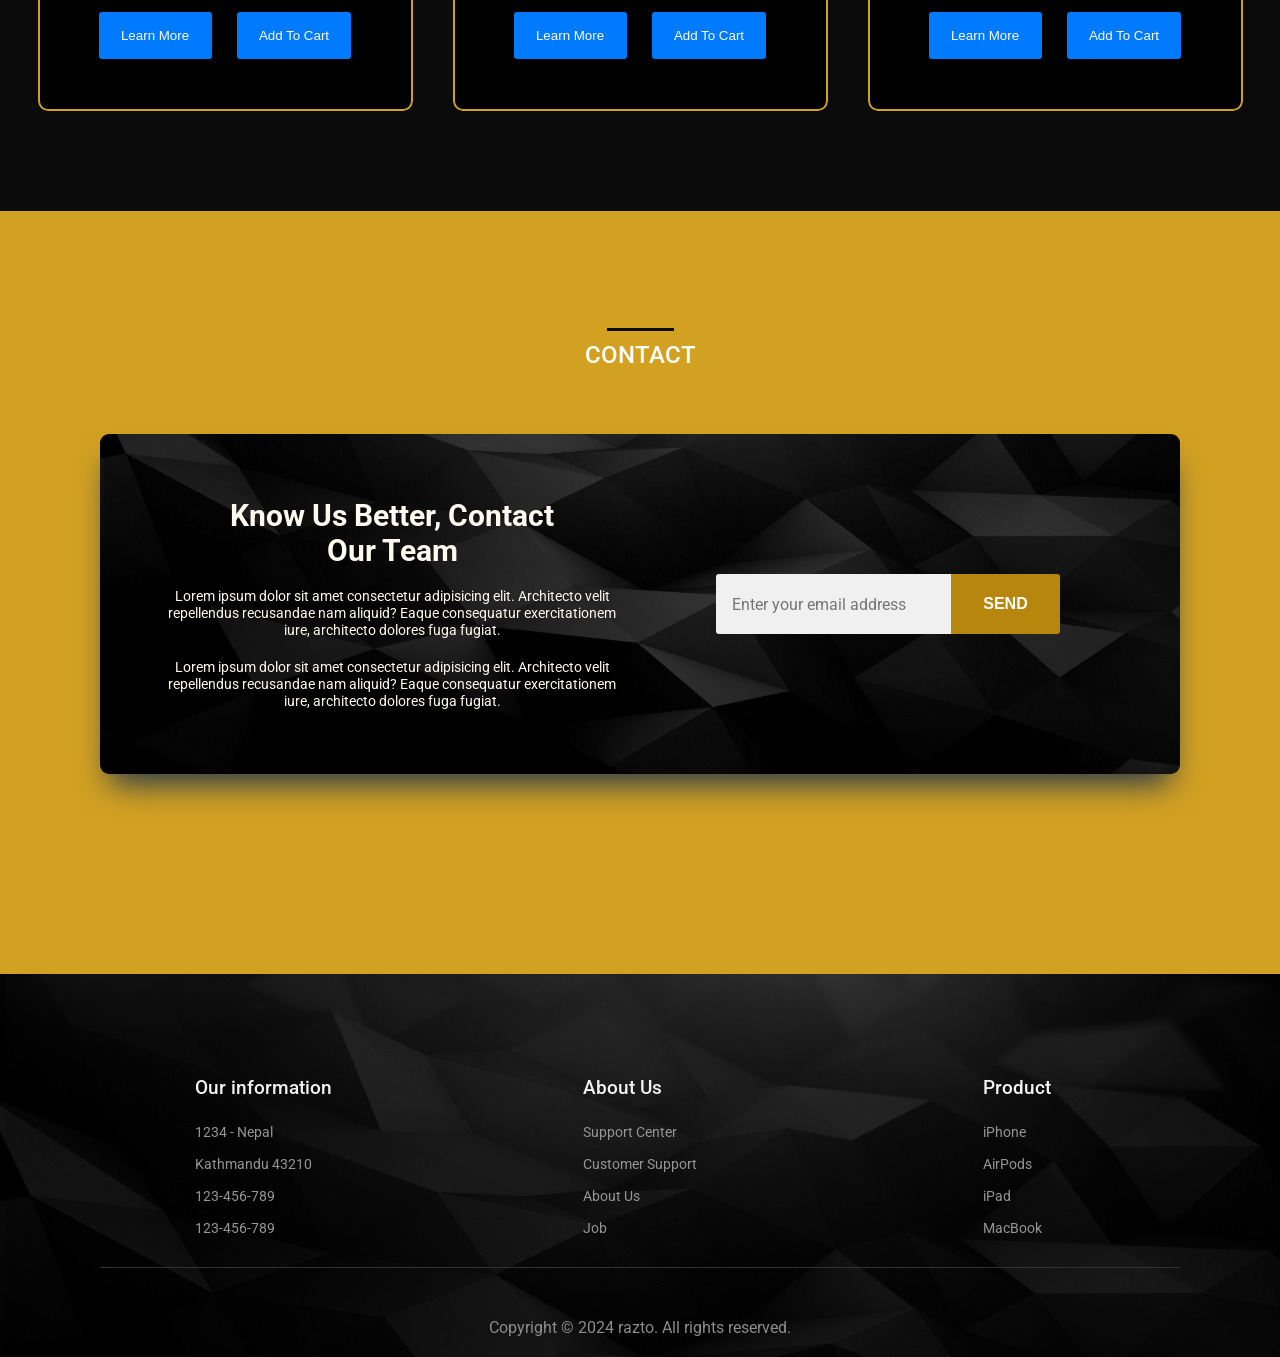
<file: login-index.html>
<!DOCTYPE html>
<html lang="en">
  <head>
    <meta charset="UTF-8" />
    <meta name="viewport" content="width=device-width, initial-scale=1.0" />
    <link rel="preconnect" href="https://fonts.googleapis.com" />
    <link rel="preconnect" href="https://fonts.googleapis.com" />
    <link rel="preconnect" href="https://fonts.gstatic.com" crossorigin />
    <link
      href="https://fonts.googleapis.com/css2?family=Roboto:wght@300&display=swap"
      rel="stylesheet"
    />
    <link rel="preconnect" href="https://fonts.gstatic.com" crossorigin />
    <link
      href="https://fonts.googleapis.com/css2?family=Roboto:wght@500&display=swap"
      rel="stylesheet"
    />
    <link rel="shortcut icon" href="assets\favicon.png" type="image/x-icon" />
    <link rel="stylesheet" href="css/styles.css" />
    <title>Apple - Nepal Authorized Reseller</title>
  </head>
  <body>
    <!--=============== HEADER ===============-->
    <header class="header" id="navbar">
      <nav class="nav_ container">
        <div class="bar">
          <div class="nav_logo_container container">
            <a href=""
              ><img src="assets\favicon.png" class="nav_logo" />Apple</a
            >
          </div>

          <div class="nav_menu container">
            <ul class="nav_list container">
              <li class="nav_items">
                <a href="#home" class="nav_link med_font active">Home</a>
              </li>

              <li class="nav_items">
                <a href="#featured" class="nav_link med_font">Featured</a>
              </li>

              <li class="nav_items">
                <a href="#products" class="nav_link med_font">Products</a>
              </li>

              <li class="nav_items">
                <a href="#contacts" class="nav_link med_font">Contact</a>
              </li>
            </ul>
          </div>
        </div>
      </nav>
    </header>

    <!--=============== HOME SECTION ===============-->

    <section class="home section" id="home">
      <div class="home_text">
        <h1 class="home_heading">NEW APPLE<br />WATCH COLLECTIONS</h1>
        <p>
          Latest arrival of the new imported watches of the Ultra <br />series,
          with a modern and resistant design.
        </p>
        <div class="home_buttons">
          <a href="#products" class="btn button">Discover</a>
          <a href="#products" class="btn_2 button">BUY NOW</a>
        </div>
      </div>
      <div class="home_img-bg">
        <img src="assets\Featured1.png" alt="" class="home_img" />
      </div>
    </section>

    <!--=============== FEATURED SECTION ===============-->

    <section class="featured section" id="featured">
      <h1 class="featured_title">Featured</h1>
      <div class="fcards">
        <div class="flip-card card_featured">
          <div class="card-inner">
            <div class="card-face front-face">
              <img src="assets\Featured3.png" class="fimg" alt="" />
              <h2 class="card_title">Apple Watch Blue Red Nike Sport</h2>
              <div class="card-btgroup">
                <button class="button pbtn btn flip-to-back">Learn More</button>
                <button class="btn pbtn button Click-here">Add To Cart</button>
              </div>
            </div>
            <div class="card-face back-face">
              <div class="details">
                <h2 class="back-card_title">Tech Specs</h2>
                <p>Digital Crown with Haptic feedback</p>
                <p>Up to 1000 nits maximum brightness</p>
                <p>S8 SiP with 64-bit dual-core processor</p>
                <p>Second-generation optical heart sensor</p>
                <p>All-day battery life</p>
              </div>
              <div class="stock-box">
                <span class="sold">342 sold</span>
                <span class="stock">3 items left</span>
                <span class="price">$549</span>
              </div>
              <div class="backbtns card-btgroup">
                <button class="btn pbtn button flip-to-front">
                  Go Back
                </button>
                <a href="https://esewa.com.np/#/home" title="Pay with Esewa" class="esewaLink">
                  <button class="btn pbtn button buybtn">Buy Now</button>
                  </a>
              </div>
            </div>
          </div>
        </div>
        
        <div class="flip-card card_featured">
          <div class="card-inner">
            <div class="card-face front-face">
              <img src="assets\Featured1.png" class="fimg" alt="" />
              <h2 class="card_title">Apple Watch Pride Edition Braided</h2>
              <div class="card-btgroup">
                <button class="button pbtn btn flip-to-back">Learn More</button>
                <button class="btn pbtn button Click-here">Add To Cart</button>
              </div>
            </div>
            <div class="card-face back-face">
              <div class="details">
                <h2 class="back-card_title">Tech Specs</h2>
                <p>Digital Crown with Haptic feedback</p>
                <p>Up to 1000 nits maximum brightness</p>
                <p>S8 SiP with 64-bit dual-core processor</p>
                <p>Second-generation optical heart sensor</p>
                <p>All-day battery life</p>
              </div>
              <div class="stock-box">
                <span class="sold">154 sold</span>
                <span class="stock">7 items left</span>
                <span class="price">$649</span>
              </div>
              <div class="backbtns card-btgroup">
                <button class="btn pbtn button flip-to-front">
                  Go Back
                </button>
                <a href="https://esewa.com.np/#/home" title="Pay with Esewa" class="esewaLink">
                  <button class="btn pbtn button buybtn">Buy Now</button>
                  </a>
              </div>
            </div>
          </div>
        </div>

        <div class="flip-card card_featured">
          <div class="card-inner">
            <div class="card-face front-face">
              <img src="assets\Featured2.png" class="fimg" alt="" />
              <h2 class="card_title">Apple Watch Volt Splash Nike Sport</h2>
              <div class="card-btgroup">
                <button class="button pbtn btn flip-to-back">Learn More</button>
                <button class="btn pbtn button Click-here">Add To Cart</button>
              </div>
            </div>
            <div class="card-face back-face">
              <div class="details">
                <h2 class="back-card_title">Tech Specs</h2>
                <p>Digital Crown with Haptic feedback</p>
                <p>Up to 1000 nits maximum brightness</p>
                <p>S8 SiP with 64-bit dual-core processor</p>
                <p>Second-generation optical heart sensor</p>
                <p>All-day battery life</p>
              </div>
              <div class="stock-box">
                <span class="sold">279 sold</span>
                <span class="stock">1 items left</span>
                <span class="price">$399</span>
              </div>
              <div class="backbtns card-btgroup">
                <button class="btn pbtn button flip-to-front">
                  Go Back
                </button>
                <a href="https://esewa.com.np/#/home" title="Pay with Esewa" class="esewaLink">
                  <button class="btn pbtn button buybtn">Buy Now</button>
                  </a>
              </div>
            </div>
          </div>
        </div>
      </div>
    </section>

    <!--=============== PRODUCTS SECTION ===============-->

    <section class="featured product_section section" id="products">
      <h1 class="featured_title product_title">Products</h1>

      <div class="featured_grid fcards">
        <div class="flip-card product_item">
          <div class="card-inner">
            <div class="card-face front-face">
              <img src="assets\Braid (1).png" class="fimg" alt="" />
              <h2 class="card_title">Apple Watch Denim Braided</h2>
              <div class="card-btgroup">
                <button class="button pbtn btn flip-to-back">Learn More</button>
                <button class="btn pbtn button Click-here">Add To Cart</button>
              </div>
            </div>
            <div class="card-face back-face">
              <div class="details">
                <h2 class="back-card_title">Tech Specs</h2>
                <p>Digital Crown with Haptic feedback</p>
                <p>Up to 1000 nits maximum brightness</p>
                <p>S8 SiP with 64-bit dual-core processor</p>
                <p>Second-generation optical heart sensor</p>
                <p>All-day battery life</p>
              </div>
              <div class="stock-box">
                <span class="sold">154 sold</span>
                <span class="stock">11 items left</span>
                <span class="price">$249</span>
              </div>
              <div class="backbtns card-btgroup">
                <button class="btn pbtn button flip-to-front">
                  Go Back
                </button>
                <a href="https://esewa.com.np/#/home" title="Pay with Esewa" class="esewaLink">
                  <button class="btn pbtn button buybtn">Buy Now</button>
                  </a>
              </div>
            </div>
          </div>
        </div>
        <div class="flip-card product_item">
          <div class="card-inner">
            <div class="card-face front-face">
              <img src="assets\Braid (2).png" class="fimg" alt="" />
              <h2 class="card_title">Apple Watch Chartreuse Braided</h2>
              <div class="card-btgroup">
                <button class="button pbtn btn flip-to-back">Learn More</button>
                <button class="btn pbtn button Click-here">Add To Cart</button>
              </div>
            </div>
            <div class="card-face back-face">
              <div class="details">
                <h2 class="back-card_title">Tech Specs</h2>
                <p>Digital Crown with Haptic feedback</p>
                <p>Up to 1000 nits maximum brightness</p>
                <p>S8 SiP with 64-bit dual-core processor</p>
                <p>Second-generation optical heart sensor</p>
                <p>All-day battery life</p>
              </div>
              <div class="stock-box">
                <span class="sold">121 sold</span>
                <span class="stock">23 items left</span>
                <span class="price">$369</span>
              </div>
              <div class="backbtns card-btgroup">
                <button class="btn pbtn button flip-to-front">
                  Go Back
                </button>
                <a href="https://esewa.com.np/#/home" title="Pay with Esewa" class="esewaLink">
                  <button class="btn pbtn button buybtn">Buy Now</button>
                  </a>
              </div>
            </div>
          </div>
        </div>
        <div class="flip-card product_item">
          <div class="card-inner">
            <div class="card-face front-face">
              <img src="assets\Braid (3).png" class="fimg" alt="" />
              <h2 class="card_title">Apple Watch Midnight Braided</h2>
              <div class="card-btgroup">
                <button class="button pbtn btn flip-to-back">Learn More</button>
                <button class="btn pbtn button Click-here">Add To Cart</button>
              </div>
            </div>
            <div class="card-face back-face no-stock-item">
              <div class="details">
                <h2 class="back-card_title">Tech Specs</h2>
                <p>Digital Crown with Haptic feedback</p>
                <p>Up to 1000 nits maximum brightness</p>
                <p>S8 SiP with 64-bit dual-core processor</p>
                <p>Second-generation optical heart sensor</p>
                <p>All-day battery life</p>
              </div>
              <div class="stock-box">
                <span class="sold">142 sold</span>
                <span class="stock">0 items left</span>
                <span class="price">$399</span>
              </div>
              <div class="backbtns card-btgroup">
                <button class="btn pbtn button flip-to-front">
                  Go Back
                </button>
                <a>
                  <button class="btn pbtn button buybtn">Buy Now</button>
                  </a>
              </div>
            </div>
          </div>
        </div>
        <div class="flip-card product_item">
          <div class="card-inner">
            <div class="card-face front-face">
              <img src="assets\Woven (1).png" class="fimg" alt="" />
              <h2 class="card_title">Apple Watch Black Magnetic</h2>
              <div class="card-btgroup">
                <button class="button pbtn btn flip-to-back">Learn More</button>
                <button class="btn pbtn button Click-here">Add To Cart</button>
              </div>
            </div>
            <div class="card-face back-face">
              <div class="details">
                <h2 class="back-card_title">Tech Specs</h2>
                <p>Digital Crown with Haptic feedback</p>
                <p>Up to 1000 nits maximum brightness</p>
                <p>S8 SiP with 64-bit dual-core processor</p>
                <p>Second-generation optical heart sensor</p>
                <p>All-day battery life</p>
              </div>
              <div class="stock-box">
                <span class="sold">107 sold</span>
                <span class="stock">17 items left</span>
                <span class="price">$249</span>
              </div>
              <div class="backbtns card-btgroup">
                <button class="btn pbtn button flip-to-front">
                  Go Back
                </button>
                <a href="https://esewa.com.np/#/home" title="Pay with Esewa" class="esewaLink">
                  <button class="btn pbtn button buybtn">Buy Now</button>
                  </a>
              </div>
            </div>
          </div>
        </div>
        <div class="flip-card product_item">
          <div class="card-inner">
            <div class="card-face front-face">
              <img src="assets\Woven (2).png" class="fimg" alt="" />
              <h2 class="card_title">Apple Watch Dark Taupe</h2>
              <div class="card-btgroup">
                <button class="button pbtn btn flip-to-back">Learn More</button>
                <button class="btn pbtn button Click-here">Add To Cart</button>
              </div>
            </div>
            <div class="card-face back-face">
              <div class="details">
                <h2 class="back-card_title">Tech Specs</h2>
                <p>Digital Crown with Haptic feedback</p>
                <p>Up to 1000 nits maximum brightness</p>
                <p>S8 SiP with 64-bit dual-core processor</p>
                <p>Second-generation optical heart sensor</p>
                <p>All-day battery life</p>
              </div>
              <div class="stock-box">
                <span class="sold">154 sold</span>
                <span class="stock">11 items left</span>
                <span class="price">$399</span>
              </div>
              <div class="backbtns card-btgroup">
                <button class="btn pbtn button flip-to-front">
                  Go Back
                </button>
                <a href="https://esewa.com.np/#/home" title="Pay with Esewa" class="esewaLink">
                  <button class="btn pbtn button buybtn">Buy Now</button>
                  </a>
              </div>
            </div>
          </div>
        </div>
        <div class="flip-card product_item">
          <div class="card-inner">
            <div class="card-face front-face">
              <img src="assets\Woven (3).png" class="fimg" alt="" />
              <h2 class="card_title">Apple Watch Blackberry Magnetic</h2>
              <div class="card-btgroup">
                <button class="button pbtn btn flip-to-back">Learn More</button>
                <button class="btn pbtn button Click-here">Add To Cart</button>
              </div>
            </div>
            <div class="card-face back-face">
              <div class="details">
                <h2 class="back-card_title">Tech Specs</h2>
                <p>Digital Crown with Haptic feedback</p>
                <p>Up to 1000 nits maximum brightness</p>
                <p>S8 SiP with 64-bit dual-core processor</p>
                <p>Second-generation optical heart sensor</p>
                <p>All-day battery life</p>
              </div>
              <div class="stock-box">
                <span class="sold">142 sold</span>
                <span class="stock">23 items left</span>
                <span class="price">$369</span>
              </div>
              <div class="backbtns card-btgroup">
                <button class="btn pbtn button flip-to-front">
                  Go Back
                </button>
                <a href="https://esewa.com.np/#/home" title="Pay with Esewa" class="esewaLink">
                  <button class="btn pbtn button buybtn">Buy Now</button>
                  </a>
              </div>
            </div>
          </div>
        </div>
        <div class="flip-card product_item">
          <div class="card-inner">
            <div class="card-face front-face">
              <img src="assets\Metal (1).png" class="fimg" alt="" />
              <h2 class="card_title">Apple Watch Natural Milanese</h2>
              <div class="card-btgroup">
                <button class="button pbtn btn flip-to-back">Learn More</button>
                <button class="btn pbtn button Click-here">Add To Cart</button>
              </div>
            </div>
            <div class="card-face back-face">
              <div class="details">
                <h2 class="back-card_title">Tech Specs</h2>
                <p>Digital Crown with Haptic feedback</p>
                <p>Up to 1000 nits maximum brightness</p>
                <p>S8 SiP with 64-bit dual-core processor</p>
                <p>Second-generation optical heart sensor</p>
                <p>All-day battery life</p>
              </div>
              <div class="stock-box">
                <span class="sold">107 sold</span>
                <span class="stock">7 items left</span>
                <span class="price">$249</span>
              </div>
              <div class="backbtns card-btgroup">
                <button class="btn pbtn button flip-to-front">
                  Go Back
                </button>
                <a href="https://esewa.com.np/#/home" title="Pay with Esewa" class="esewaLink">
                  <button class="btn pbtn button buybtn">Buy Now</button>
                  </a>
              </div>
            </div>
          </div>
        </div>
        <div class="flip-card product_item">
          <div class="card-inner">
            <div class="card-face front-face">
              <img src="assets\Metal (2).png" class="fimg" alt="" />
              <h2 class="card_title">Apple Watch Gold Milanese</h2>
              <div class="card-btgroup">
                <button class="button pbtn btn flip-to-back">Learn More</button>
                <button class="btn pbtn button Click-here">Add To Cart</button>
              </div>
            </div>
            <div class="card-face back-face">
              <div class="details">
                <h2 class="back-card_title">Tech Specs</h2>
                <p>Digital Crown with Haptic feedback</p>
                <p>Up to 1000 nits maximum brightness</p>
                <p>S8 SiP with 64-bit dual-core processor</p>
                <p>Second-generation optical heart sensor</p>
                <p>All-day battery life</p>
              </div>
              <div class="stock-box">
                <span class="sold">154 sold</span>
                <span class="stock">17 items left</span>
                <span class="price">$369</span>
              </div>
              <div class="backbtns card-btgroup">
                <button class="btn pbtn button flip-to-front">
                  Go Back
                </button>
                <a href="https://esewa.com.np/#/home" title="Pay with Esewa" class="esewaLink">
                  <button class="btn pbtn button buybtn">Buy Now</button>
                  </a>
              </div>
            </div>
          </div>
        </div>
        <div class="flip-card product_item">
          <div class="card-inner">
            <div class="card-face front-face">
              <img src="assets\Metal (3).png" class="fimg" alt="" />
              <h2 class="card_title">Apple Watch Slate Milanese</h2>
              <div class="card-btgroup">
                <button class="button pbtn btn flip-to-back">Learn More</button>
                <button class="btn pbtn button Click-here">Add To Cart</button>
              </div>
            </div>
            <div class="card-face back-face">
              <div class="details">
                <h2 class="back-card_title">Tech Specs</h2>
                <p>Digital Crown with Haptic feedback</p>
                <p>Up to 1000 nits maximum brightness</p>
                <p>S8 SiP with 64-bit dual-core processor</p>
                <p>Second-generation optical heart sensor</p>
                <p>All-day battery life</p>
              </div>
              <div class="stock-box">
                <span class="sold">142 sold</span>
                <span class="stock">11 items left</span>
                <span class="price">$399</span>
              </div>
              <div class="backbtns card-btgroup">
                <button class="btn pbtn button flip-to-front">
                  Go Back
                </button>
                <a href="https://esewa.com.np/#/home" title="Pay with Esewa" class="esewaLink">
                  <button class="btn pbtn button buybtn">Buy Now</button>
                  </a>
              </div>
            </div>
          </div>
        </div>
        <div class="flip-card product_item">
          <div class="card-inner">
            <div class="card-face front-face">
              <img src="assets\Bracelet (1).png" class="fimg" alt="" />
              <h2 class="card_title">Apple Watch Natural Link Bracelet</h2>
              <div class="card-btgroup">
                <button class="button pbtn btn flip-to-back">Learn More</button>
                <button class="btn pbtn button Click-here">Add To Cart</button>
              </div>
            </div>
            <div class="card-face back-face">
              <div class="details">
                <h2 class="back-card_title">Tech Specs</h2>
                <p>Digital Crown with Haptic feedback</p>
                <p>Up to 1000 nits maximum brightness</p>
                <p>S8 SiP with 64-bit dual-core processor</p>
                <p>Second-generation optical heart sensor</p>
                <p>All-day battery life</p>
              </div>
              <div class="stock-box">
                <span class="sold">107 sold</span>
                <span class="stock">23 items left</span>
                <span class="price">$369</span>
              </div>
              <div class="backbtns card-btgroup">
                <button class="btn pbtn button flip-to-front">
                  Go Back
                </button>
                <a href="https://esewa.com.np/#/home" title="Pay with Esewa" class="esewaLink">
                  <button class="btn pbtn button buybtn">Buy Now</button>
                  </a>
              </div>
            </div>
          </div>
        </div>
        <div class="flip-card product_item">
          <div class="card-inner">
            <div class="card-face front-face">
              <img src="assets\Bracelet (2).png" class="fimg" alt="" />
              <h2 class="card_title">Apple Watch Natural Gold Bracelet</h2>
              <div class="card-btgroup">
                <button class="button pbtn btn flip-to-back">Learn More</button>
                <button class="btn pbtn button Click-here">Add To Cart</button>
              </div>
            </div>
            <div class="card-face back-face">
              <div class="details">
                <h2 class="back-card_title">Tech Specs</h2>
                <p>Digital Crown with Haptic feedback</p>
                <p>Up to 1000 nits maximum brightness</p>
                <p>S8 SiP with 64-bit dual-core processor</p>
                <p>Second-generation optical heart sensor</p>
                <p>All-day battery life</p>
              </div>
              <div class="stock-box">
                <span class="sold">154 sold</span>
                <span class="stock">7 items left</span>
                <span class="price">$399</span>
              </div>
              <div class="backbtns card-btgroup">
                <button class="btn pbtn button flip-to-front">
                  Go Back
                </button>
                <a href="https://esewa.com.np/#/home" title="Pay with Esewa" class="esewaLink">
                  <button class="btn pbtn button buybtn">Buy Now</button>
                  </a>
              </div>
            </div>
          </div>
        </div>
        <div class="flip-card product_item">
          <div class="card-inner">
            <div class="card-face front-face">
              <img src="assets\Bracelet (3).png" class="fimg" alt="" />
              <h2 class="card_title">Apple Watch Slate Link Bracelet</h2>
              <div class="card-btgroup">
                <button class="button pbtn btn flip-to-back">Learn More</button>
                <button class="btn pbtn button Click-here">Add To Cart</button>
              </div>
            </div>
            <div class="card-face back-face">
              <div class="details">
                <h2 class="back-card_title">Tech Specs</h2>
                <p>Digital Crown with Haptic feedback</p>
                <p>Up to 1000 nits maximum brightness</p>
                <p>S8 SiP with 64-bit dual-core processor</p>
                <p>Second-generation optical heart sensor</p>
                <p>All-day battery life</p>
              </div>
              <div class="stock-box">
                <span class="sold">142 sold</span>
                <span class="stock">17 items left</span>
                <span class="price">$249</span>
              </div>
              <div class="backbtns card-btgroup">
                <button class="btn pbtn button flip-to-front">
                  Go Back
                </button>
                <a href="https://esewa.com.np/#/home" title="Pay with Esewa" class="esewaLink">
                  <button class="btn pbtn button buybtn">Buy Now</button>
                  </a>
              </div>
            </div>
          </div>
        </div>
        <div class="flip-card product_item">
          <div class="card-inner">
            <div class="card-face front-face">
              <img src="assets\Nike Sport (1).png" class="fimg" alt="" />
              <h2 class="card_title">Apple Watch Lake Night Sport</h2>
              <div class="card-btgroup">
                <button class="button pbtn btn flip-to-back">Learn More</button>
                <button class="btn pbtn button Click-here">Add To Cart</button>
              </div>
            </div>
            <div class="card-face back-face">
              <div class="details">
                <h2 class="back-card_title">Tech Specs</h2>
                <p>Digital Crown with Haptic feedback</p>
                <p>Up to 1000 nits maximum brightness</p>
                <p>S8 SiP with 64-bit dual-core processor</p>
                <p>Second-generation optical heart sensor</p>
                <p>All-day battery life</p>
              </div>
              <div class="stock-box">
                <span class="sold">142 sold</span>
                <span class="stock">11 items left</span>
                <span class="price">$254</span>
              </div>
              <div class="backbtns card-btgroup">
                <button class="btn pbtn button flip-to-front">
                  Go Back
                </button>
                <a href="https://esewa.com.np/#/home" title="Pay with Esewa" class="esewaLink">
                  <button class="btn pbtn button buybtn">Buy Now</button>
                  </a>
              </div>
            </div>
          </div>
        </div>
        <div class="flip-card product_item">
          <div class="card-inner">
            <div class="card-face front-face">
              <img src="assets\Nike Sport (2).png" class="fimg" alt="" />
              <h2 class="card_title">Apple Watch Starlight Nike Sport</h2>
              <div class="card-btgroup">
                <button class="button pbtn btn flip-to-back">Learn More</button>
                <button class="btn pbtn button Click-here">Add To Cart</button>
              </div>
            </div>
            <div class="card-face back-face">
              <div class="details">
                <h2 class="back-card_title">Tech Specs</h2>
                <p>Digital Crown with Haptic feedback</p>
                <p>Up to 1000 nits maximum brightness</p>
                <p>S8 SiP with 64-bit dual-core processor</p>
                <p>Second-generation optical heart sensor</p>
                <p>All-day battery life</p>
              </div>
              <div class="stock-box">
                <span class="sold">107 sold</span>
                <span class="stock">23 items left</span>
                <span class="price">$369</span>
              </div>
              <div class="backbtns card-btgroup">
                <button class="btn pbtn button flip-to-front">
                  Go Back
                </button>
                <a href="https://esewa.com.np/#/home" title="Pay with Esewa" class="esewaLink">
                  <button class="btn pbtn button buybtn">Buy Now</button>
                  </a>
              </div>
            </div>
          </div>
        </div>
        <div class="flip-card product_item">
          <div class="card-inner">
            <div class="card-face front-face">
              <img src="assets\Nike Sport (3).png" class="fimg" alt="" />
              <h2 class="card_title">Apple Watch Grey Nike Sport</h2>
              <div class="card-btgroup">
                <button class="button pbtn btn flip-to-back">Learn More</button>
                <button class="btn pbtn button Click-here">Add To Cart</button>
              </div>
            </div>
            <div class="card-face back-face">
              <div class="details">
                <h2 class="back-card_title">Tech Specs</h2>
                <p>Digital Crown with Haptic feedback</p>
                <p>Up to 1000 nits maximum brightness</p>
                <p>S8 SiP with 64-bit dual-core processor</p>
                <p>Second-generation optical heart sensor</p>
                <p>All-day battery life</p>
              </div>
              <div class="stock-box">
                <span class="sold">154 sold</span>
                <span class="stock">7 items left</span>
                <span class="price">$399</span>
              </div>
              <div class="backbtns card-btgroup">
                <button class="btn pbtn button flip-to-front">
                  Go Back
                </button>
                <a href="https://esewa.com.np/#/home" title="Pay with Esewa" class="esewaLink">
                  <button class="btn pbtn button buybtn">Buy Now</button>
                  </a>
              </div>
            </div>
          </div>
        </div>
        <div class="flip-card product_item">
          <div class="card-inner">
            <div class="card-face front-face">
              <img src="assets\Midnight (1).png" class="fimg" alt="" />
              <h2 class="card_title">Apple Watch Pure Platinum Sport</h2>
              <div class="card-btgroup">
                <button class="button pbtn btn flip-to-back">Learn More</button>
                <button class="btn pbtn button Click-here">Add To Cart</button>
              </div>
            </div>
            <div class="card-face back-face">
              <div class="details">
                <h2 class="back-card_title">Tech Specs</h2>
                <p>Digital Crown with Haptic feedback</p>
                <p>Up to 1000 nits maximum brightness</p>
                <p>S8 SiP with 64-bit dual-core processor</p>
                <p>Second-generation optical heart sensor</p>
                <p>All-day battery life</p>
              </div>
              <div class="stock-box">
                <span class="sold">154 sold</span>
                <span class="stock">23 items left</span>
                <span class="price">$254</span>
              </div>
              <div class="backbtns card-btgroup">
                <button class="btn pbtn button flip-to-front">
                  Go Back
                </button>
                <a href="https://esewa.com.np/#/home" title="Pay with Esewa" class="esewaLink">
                  <button class="btn pbtn button buybtn">Buy Now</button>
                  </a>
              </div>
            </div>
          </div>
        </div>
        <div class="flip-card product_item">
          <div class="card-inner">
            <div class="card-face front-face">
              <img src="assets\Midnight (2).png" class="fimg" alt="" />
              <h2 class="card_title">Apple Watch Cargo Khaki Sport</h2>
              <div class="card-btgroup">
                <button class="button pbtn btn flip-to-back">Learn More</button>
                <button class="btn pbtn button Click-here">Add To Cart</button>
              </div>
            </div>
            <div class="card-face back-face no-stock-item">
              <div class="details">
                <h2 class="back-card_title">Tech Specs</h2>
                <p>Digital Crown with Haptic feedback</p>
                <p>Up to 1000 nits maximum brightness</p>
                <p>S8 SiP with 64-bit dual-core processor</p>
                <p>Second-generation optical heart sensor</p>
                <p>All-day battery life</p>
              </div>
              <div class="stock-box">
                <span class="sold">142 sold</span>
                <span class="stock">0 items left</span>
                <span class="price">$399</span>
              </div>
              <div class="backbtns card-btgroup">
                <button class="btn pbtn button flip-to-front">
                  Go Back
                </button>
                <a>
                  <button class="btn pbtn button buybtn">Buy Now</button>
                  </a>
              </div>
            </div>
          </div>
        </div>
        <div class="flip-card product_item">
          <div class="card-inner">
            <div class="card-face front-face">
              <img src="assets\Midnight (3).png" class="fimg" alt="" />
              <h2 class="card_title">Apple Watch Desert Stone Sport</h2>
              <div class="card-btgroup">
                <button class="button pbtn btn flip-to-back">Learn More</button>
                <button class="btn pbtn button Click-here">Add To Cart</button>
              </div>
            </div>
            <div class="card-face back-face">
              <div class="details">
                <h2 class="back-card_title">Tech Specs</h2>
                <p>Digital Crown with Haptic feedback</p>
                <p>Up to 1000 nits maximum brightness</p>
                <p>S8 SiP with 64-bit dual-core processor</p>
                <p>Second-generation optical heart sensor</p>
                <p>All-day battery life</p>
              </div>
              <div class="stock-box">
                <span class="sold">107 sold</span>
                <span class="stock">17 items left</span>
                <span class="price">$369</span>
              </div>
              <div class="backbtns card-btgroup">
                <button class="btn pbtn button flip-to-front">
                  Go Back
                </button>
                <a href="https://esewa.com.np/#/home" title="Pay with Esewa" class="esewaLink">
                  <button class="btn pbtn button buybtn">Buy Now</button>
              </a>
              </div>
            </div>
          </div>
        </div>
      </div>
    </section>
    <div class="loading-overlay" id="loadingOverlay">
      <div class="loading-alert">
          <div class="spinning-icon">
              <div class="spinning-border"></div>
              <img src="assets\favicon.png" class="spinning-image" alt="Loading Icon">
          </div>
          <p class="loading-text">Processing Payment...</p>
      </div>
  </div>
    <!--=============== CONTACT SECTION ===============-->

    <section class="contact_section section" id="contacts">
      <h1 class="featured_title contact_title">Contact</h1>
      <div class="contact_container">
        <div class="contact_data">
          <h1>
            Know Us Better, Contact<br />
            Our Team
          </h1>
          <p>
            Lorem ipsum dolor sit amet consectetur adipisicing elit. Architecto
            velit repellendus recusandae nam aliquid? Eaque consequatur
            exercitationem iure, architecto dolores fuga fugiat.
          </p>
          <p>
            Lorem ipsum dolor sit amet consectetur adipisicing elit. Architecto
            velit repellendus recusandae nam aliquid? Eaque consequatur
            exercitationem iure, architecto dolores fuga fugiat.
          </p>
        </div>
        <div class="form_container">
          <form action="" class="form">
            <input
              type="email"
              placeholder="Enter your email address"
              class="form_input"
            />
            <button class="button">SEND</button>
          </form>
        </div>
      </div>
    </section>

    <!--=============== FOOTER ===============-->

    <footer class="footer_section">
      <div class="footer__container container">
        <div class="footer__content">
          <h3 class="footer__title">Our information</h3>

          <ul class="footer__list">
            <li>1234 - Nepal</li>
            <li>Kathmandu 43210</li>
            <li>123-456-789</li>
            <li>123-456-789</li>
          </ul>
        </div>
        <div class="footer__content">
          <h3 class="footer__title">About Us</h3>

          <ul class="footer__links">
            <li>
              <a href="#" class="footer__link">Support Center</a>
            </li>
            <li>
              <a href="#" class="footer__link">Customer Support</a>
            </li>
            <li>
              <a href="#" class="footer__link">About Us</a>
            </li>
            <li>
              <a href="#" class="footer__link">Job</a>
            </li>
          </ul>
        </div>

        <div class="footer__content">
          <h3 class="footer__title">Product</h3>

          <ul class="footer__links">
            <li>
              <a href="#" class="footer__link">iPhone</a>
            </li>
            <li>
              <a href="#" class="footer__link">AirPods</a>
            </li>
            <li>
              <a href="#" class="footer__link">iPad</a>
            </li>
            <li>
              <a href="#" class="footer__link">MacBook</a>
            </li>
          </ul>
        </div>
      </div>

      <span class="footer__copy"
        >Copyright &#169; 2024 razto. All rights reserved.</span
      >
    </footer>
    <script src="js\main.js"></script>
    <div class="alert_main">
          <div class="alert_inner">
            <div class="close-btn">×</div>
            <div class="alert_div">
              <div class="alert_msg">
                <p style="color: black;">Item added to Cart!</p>
              </div>
            </div>
        </div>
        <div class="overlay_bg"></div>
        
        <script src="https://cdnjs.cloudflare.com/ajax/libs/jquery/3.3.1/jquery.min.js"></script>
    <script>
       document.querySelectorAll('.esewaLink').forEach(link => {
            link.addEventListener('click', function(event) {
                event.preventDefault();
                const targetUrl = this.href;
                document.getElementById('loadingOverlay').style.display = 'block';
                setTimeout(() => {
                    window.location.href = targetUrl;
                }, 3000);
            });
        });
      $(".Click-here").on("click", function () {
        $(".alert_main").addClass("model-open");
      });
      $(".close-btn, .overlay_bg").click(function () {
        $(".alert_main").removeClass("model-open");
      });
    </script>
  </body>
</html>
</file>
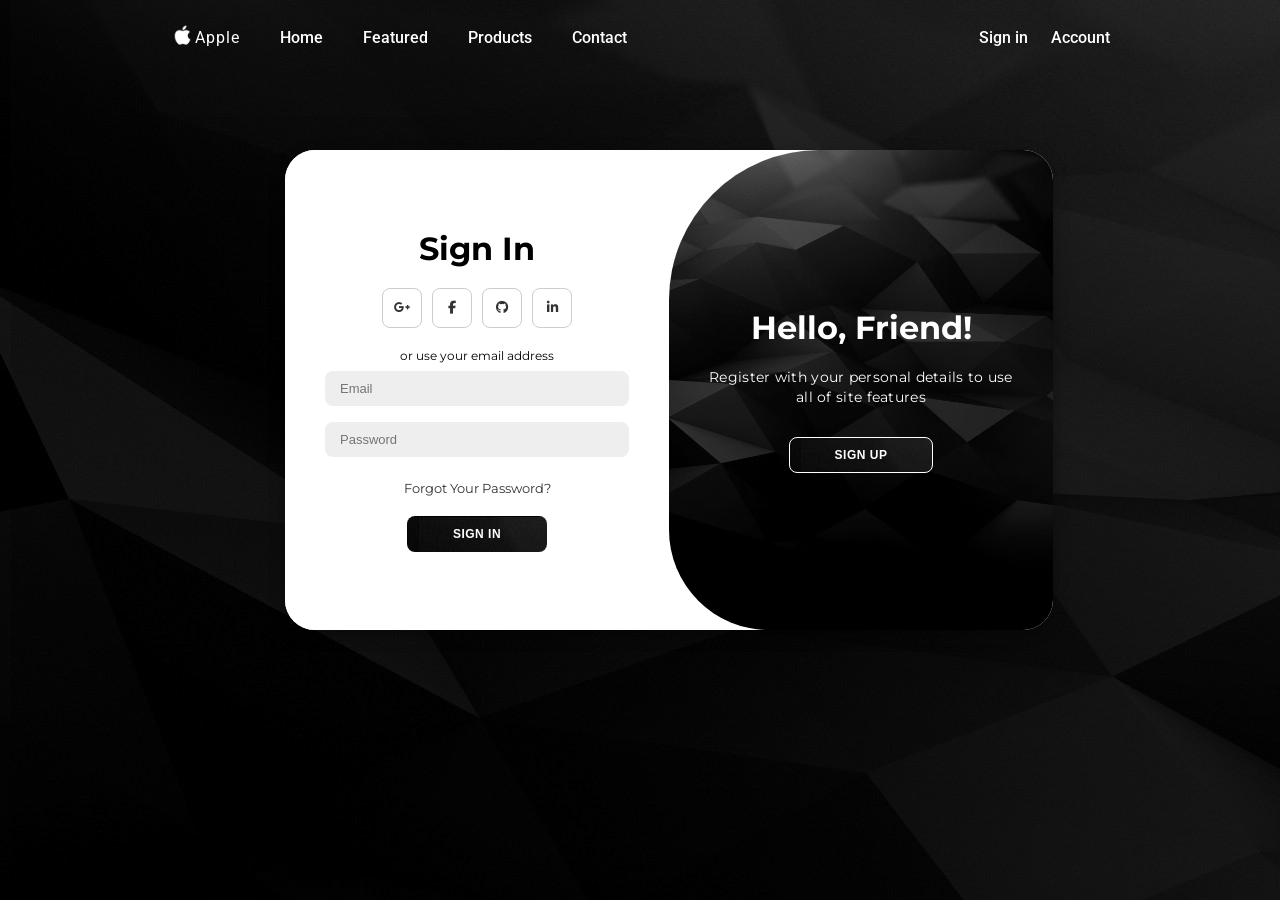
<file: php/redirect-2.html>
<!DOCTYPE html>
<html lang="en">
  <head>
    <meta charset="UTF-8" />
    <meta name="viewport" content="width=device-width, initial-scale=1.0" />
    <link rel="preconnect" href="https://fonts.googleapis.com" />
    <link rel="preconnect" href="https://fonts.googleapis.com" />
    <link rel="preconnect" href="https://fonts.gstatic.com" crossorigin />
    <link
      href="https://fonts.googleapis.com/css2?family=Roboto:wght@300&display=swap"
      rel="stylesheet"
    />
    <link rel="preconnect" href="https://fonts.gstatic.com" crossorigin />
    <link
      href="https://fonts.googleapis.com/css2?family=Roboto:wght@500&display=swap"
      rel="stylesheet"
    />
    <link rel="shortcut icon" href="favicon.png" type="image/x-icon" />
    <!-- <link rel="stylesheet" href="../css/styles.css" /> -->
    <link rel="stylesheet" href="style.css" />
    <link
      rel="stylesheet"
      href="https://cdnjs.cloudflare.com/ajax/libs/font-awesome/6.4.2/css/all.min.css"
    />
    <title>Apple - Sign In</title>
    <style></style>
  </head>
  <body>
    <!--=============== HEADER ===============-->
    <header class="header" id="navbar">
      <nav class="nav_ container">
        <div class="bar">
          <div class="nav_logo_container container">
            <a href=""><img src="favicon.png" class="nav_logo" />Apple</a>
          </div>

          <div class="nav_menu container">
            <ul class="nav_list list_nav container">
              <li class="nav_items">
                <a href="../index.html#home" class="med_font">Home</a>
              </li>

              <li class="nav_items">
                <a href="../index.html#featured" class="med_font">Featured</a>
              </li>

              <li class="nav_items">
                <a href="../index.html#products" class="med_font">Products</a>
              </li>

              <li class="nav_items">
                <a href="../index.html#contacts" class="med_font">Contact</a>
              </li>
            </ul>
          </div>
        </div>
        <div class="action container">
          <a
            href="redirect-2.html"
            class="sub_btn active visible med_font"
            id="navy"
            >Sign in</a
          >
          <a href="redirect.html" class="sub_btn visible med_font" id="navy2"
            >Account</a
          >
        </div>
      </nav>
    </header>

    <div class="form_cont" id="container">
      <div class="form-container sign-up">
        <form method="POST" action="apple_watch_register.php">
          <h1>Create Account</h1>
          <div class="social-icons">
              <a href="#" class="icon"><i class="fa-brands fa-google-plus-g"></i></a>
              <a href="#" class="icon"><i class="fa-brands fa-facebook-f"></i></a>
              <a href="#" class="icon"><i class="fa-brands fa-github"></i></a>
              <a href="#" class="icon"><i class="fa-brands fa-linkedin-in"></i></a>
          </div>
          <span>or use your email for registration</span>
          <input type="text" name="name" placeholder="Name" required>
          <input type="email" name="email" placeholder="Email" required>
          <input type="password" name="password" placeholder="Password" required>
          <button type="submit">Sign Up</button>
      </form>
      </div>
      <div class="form-container sign-in">
        <form method="POST" action="apple_watch_login.php">
          <h1>Sign In</h1>
          <div class="social-icons">
              <a href="#" class="icon"><i class="fa-brands fa-google-plus-g"></i></a>
              <a href="#" class="icon"><i class="fa-brands fa-facebook-f"></i></a>
              <a href="#" class="icon"><i class="fa-brands fa-github"></i></a>
              <a href="#" class="icon"><i class="fa-brands fa-linkedin-in"></i></a>
          </div>
          <span>or use your email address</span>
          <input type="email" name="email" placeholder="Email" required>
          <input type="password" name="password" placeholder="Password" required>
          <a href="#">Forgot Your Password?</a>
          <button type="submit">Sign In</button>
        </form>
      </div>
      <div class="toggle-container">
        <div class="toggle">
          <div class="toggle-panel toggle-left">
            <h1>Welcome Back!</h1>
            <p>Enter your personal details to use all of site features</p>
            <button class="hidden" id="login">Sign In</button>
          </div>
          <div class="toggle-panel toggle-right">
            <h1>Hello, Friend!</h1>
            <p>
              Register with your personal details to use all of site features
            </p>
            <button class="hidden" id="register">Sign Up</button>
          </div>
        </div>
      </div>
    </div>

    <script src="script.js"></script>
    <script src="../js/main.js"></script>
  </body>
</html>
</file>
<file: css/styles.css>
@import url('https://fonts.googleapis.com/css2?family=Roboto:wght@500&display=swap');

html {
    scroll-behavior: smooth;
}

* {
    margin: 0;
    top: 0;
    box-sizing: border-box;
}

*::selection {
    background-color: floralwhite;
    color: black;
}

body {
    font-family: 'Roboto', sans-serif;
    box-sizing: border-box;
}

.container {
    display: flex;
    align-items: center;
}

.med_font {
    font-family: 'Roboto', sans-serif;
    font-size: 1rem;
    font-weight: 500;
}

a {
    text-decoration: none;
    color: white;
    transition: .4s ease;
}

/*====================================Payment-Process===========================================*/
.loading-overlay {
    display: none;
    position: fixed;
    top: 0;
    left: 0;
    width: 100%;
    height: 100%;
    background: rgba(0, 0, 0, 0.5);
    z-index: 9999;
}

.loading-alert {
    position: fixed;
    top: 50%;
    left: 50%;
    transform: translate(-50%, -50%);
    background: white;
    padding: 2rem;
    border-radius: 8px;
    text-align: center;
    box-shadow: 0 0 20px rgba(0, 0, 0, 0.2);
}

.spinning-icon {
    width: 80px;
    height: 80px;
    position: relative;
    margin: 0 auto;
}

.spinning-image {
    width: 40px;
    height: 40px;
    border-radius: 50%;
    position: absolute;
    top: 50%;
    left: 50%;
    transform: translate(-50%, -50%);
    filter: invert();
    object-fit: cover;
}

.spinning-border {
    position: absolute;
    width: 100%;
    height: 100%;
    border-radius: 50%;
    animation: spin 1.5s linear infinite;
}

.spinning-border::before {
    content: '';
    position: absolute;
    top: -4px;
    left: -4px;
    right: -4px;
    bottom: -4px;
    border: 4px solid transparent;
    border-top-color: rgb(7, 7, 7);
    border-radius: 50%;
}

@keyframes spin {
    0% {
        transform: rotate(0deg);
    }

    100% {
        transform: rotate(360deg);
    }
}

.loading-text {
    color: black;
    margin-top: 20px;
    font-size: 1.2em;
}

/*====================================Alert-Box===========================================*/
.alert_main {
    text-align: center;
    overflow: hidden;
    position: fixed;
    top: 0;
    right: 0;
    bottom: 0;
    left: 0;
    -webkit-overflow-scrolling: touch;
    outline: 0;
    opacity: 0;
    -webkit-transition: opacity 0.15s linear, z-index 0.15;
    -o-transition: opacity 0.15s linear, z-index 0.15;
    transition: opacity 0.15s linear, z-index 0.15;
    z-index: -1;
    overflow-x: hidden;
    overflow-y: auto;
}

.model-open {
    z-index: 99999;
    opacity: 1;
    overflow: hidden;
}

.alert_inner {
    -webkit-transform: translate(0, -25%);
    -ms-transform: translate(0, -25%);
    transform: translate(0, -25%);
    -webkit-transition: -webkit-transform 0.4s ease-out;
    -o-transition: -o-transform 0.4s ease-out;
    transition: -webkit-transform 0.4s ease-out;
    -o-transition: transform 0.4s ease-out;
    transition: transform 0.4s ease-out;
    transition: transform 0.4s ease-out, -webkit-transform 0.4s ease-out;
    display: inline-block;
    vertical-align: middle;
    width: 600px;
    margin: 30px auto;
    max-width: 97%;
}

.alert_div {
    display: block;
    width: 100%;
    position: relative;
    background-color: #fff;
    border: 1px solid #999;
    border: 1px solid rgba(0, 0, 0, 0.2);
    border-radius: 6px;
    -webkit-box-shadow: 0 3px 9px rgba(0, 0, 0, 0.5);
    box-shadow: 0 3px 9px rgba(0, 0, 0, 0.5);
    background-clip: padding-box;
    outline: 0;
    text-align: left;
    padding: 20px;
    -webkit-box-sizing: border-box;
    -moz-box-sizing: border-box;
    box-sizing: border-box;
    max-height: calc(100vh - 70px);
    overflow-y: auto;
}

.model-open .alert_inner {
    -webkit-transform: translate(0, 0);
    -ms-transform: translate(0, 0);
    transform: translate(0, 0);
    position: relative;
    z-index: 999;
}

.model-open .overlay_bg {
    background: rgba(0, 0, 0, 0.6);
    z-index: 99;
}

.overlay_bg {
    background: rgba(0, 0, 0, 0.9);
    height: 100vh;
    width: 100%;
    position: fixed;
    left: 0;
    top: 0;
    right: 0;
    bottom: 0;
    z-index: 0;
    -webkit-transition: background 0.15s linear;
    -o-transition: background 0.15s linear;
    transition: background 0.15s linear;
}

.close-btn {
    position: absolute;
    right: 0;
    top: -30px;
    cursor: pointer;
    z-index: 99;
    font-size: 30px;
    color: #fff;
}

@media screen and (min-width:800px) {
    .alert_main:before {
        content: "";
        display: inline-block;
        height: auto;
        vertical-align: middle;
        margin-right: -0px;
        height: 100%;
    }
}

@media screen and (max-width:799px) {
    .alert_inner {
        margin-top: 45px;
    }
}

/*=============== HEADER ===============*/

.scroll-header {
    z-index: 1000;
    background: rgba(0, 0, 0, 0.11);
    box-shadow: 0 4px 30px rgba(0, 0, 0, 0.1);
    backdrop-filter: blur(20px);
    -webkit-backdrop-filter: blur(20px);
    box-shadow: 0px 0px 0px 2px rgba(0, 0, 0, 0.75);
    -webkit-box-shadow: 0px 0px 0px 4px rgba(255, 255, 255, 0.75);
    -moz-box-shadow: 0px 0px 0px 4px rgba(255, 255, 255, 0.75);
}

.sticky {
    position: fixed;
    top: 0;
    width: 100%;
}

.button {
    text-decoration: none;
    padding: 1.3rem 2rem;
    border: none;
    transition: .4s ease;
    background-color: #007bff;
    color: white;
}

.button:hover {
    background-color: #0766cc;
}

.card-btgroup {
    display: flex;
    column-gap: 25px;
}

.card-btgroup button:hover {
    background-color: #0766cc;
}

/*=============== Nav ===============*/
.header {
    padding: 25px 0px;
    background-color: transparent;
    transition: .4s ease;
}

.nav_ {
    display: flex;
    align-items: center;
    justify-content: space-between;
    padding: 0px 170px 0px 170px;
}

.bar {
    display: flex;
    align-items: center;
    justify-content: left;
}

.nav_link {
    box-sizing: border-box;
    -moz-box-sizing: border-box;
    -webkit-box-sizing: border-box;
    padding: 5px 20px;
    transition: .2s ease;
}

.active {
    background-color: #0766cc;
    border: 2px solid white;
}

.action {
    display: grid;
    grid-template-columns: 1fr 1fr;
    gap: 13px;
    align-content: center;
}

.sub_btn {
    text-decoration: none;
    transition: .4s ease;
    padding: 5px 15px;
}

.sub_btn:hover {
    background-color: #D3A121;
    box-shadow: 0px 0px 0px 2px white inset;
}

#navy {
    display: none;
}

#navy.visible {
    display: block;
}

#navy2 {
    display: none;
}

#navy2.visible {
    display: block;
}

.nav_logo_container {
    justify-content: space-around;
    align-items: center;
    color: white;
    letter-spacing: 1px;
    column-gap: 3px;
}

.nav_logo_container a {
    display: flex;
    align-items: center;
}

.nav_logo {
    width: 25px;
}

.nav_list {
    align-items: center;
    column-gap: 30px;
}

ul {
    list-style: none;
}

/*=============== HOME ===============*/
.home {
    display: flex;
    justify-content: center;
    column-gap: 100px;
    padding: 0px 111px;
    padding-bottom: 100px;
    background-image: url(bgimg1.jpg);
}

.home_text {
    display: flex;
    flex-direction: column;
    row-gap: 15px;
    position: relative;
    top: 230px;
}

.home_text h1 {
    color: white;
    font-size: 2.9rem;
}

.home_text p {
    font-family: 'Roboto', sans-serif;
    font-weight: 300;
    color: rgb(188, 188, 188)
}

.home_img-bg {
    display: grid;
    place-items: center;
    width: 500px;
    height: 800px;
    background-color: #007bff;
    border-radius: 0px 0px 300px 300px;
    transition: .2s ease;
}

.home_img-bg:hover {
    background-color: #0766cc;

}

.home_img {
    animation: float 6s ease-in-out infinite;
    height: 500px;
    transition: .4s ease-in;
}

@keyframes float {
    0% {
        transform: translate(0px, 0px);
    }

    50% {
        transform: translate(0px, -50px);
    }

    100% {
        transform: translate(0px, 0px);
    }
}

.home_buttons {
    display: flex;
    align-items: center;
    column-gap: 0px;
    margin: 25px 0px 0px 5px;
}

.btn {
    color: rgb(31, 31, 31);
    padding: 1rem 1.4rem;
    background-color: rgb(191, 191, 191);
    transition: .3s ease;
}

.btn:hover {
    background-color: rgb(172, 172, 172);
}

.btn_2 {
    font-family: 'Roboto', sans-serif;
    font-size: 1rem;
    font-weight: 500;
}

.cbtn {
    border-radius: 3px;
    transition: .4s ease;
}

.cbtn:hover {
    box-shadow: 0px 0px 0px 3px #D3A121 inset;
    color: #D3A121;
}

.featured {
    display: flex;
    flex-direction: column;
    justify-content: center;
    align-items: center;
    padding-top: 100px;
    padding-bottom: 100px;
    background-color: #D3A121;
}

#featured .card-face {
    border: none;
}

.featured_title::before {
    content: '';
    position: absolute;
    left: 0;
    right: 0;
    margin: -13px auto;
    width: 67px;
    height: 3px;
    z-index: 1;
    background-color: #0B0B0B;
}

.product_title::before {
    content: '';
    position: absolute;
    left: 0;
    right: 0;
    margin: -13px auto;
    width: 67px;
    height: 3px;
    z-index: 1;
    background-color: #D3A121;
}

.contact_title::before {
    content: '';
    position: absolute;
    left: 0;
    right: 0;
    margin: -13px auto;
    width: 67px;
    height: 3px;
    z-index: 1;
    background-color: #0B0B0B;
}

.featured_title {
    text-transform: uppercase;
    font-size: 1.5rem;
    padding-bottom: 65px;
    font-weight: 500;
}

.featured_title, .contact_title, .product_title {
    color: white;
}

.featured_grid {
    display: grid;
    grid-template-columns: repeat(3, 1fr);
    gap: 20px;
}

.featured_card {
    display: flex;
    flex-direction: column;
    justify-content: center;
    align-items: center;
    padding: 2rem 5rem;
    background-color: #D3A121;
    box-sizing: border-box;
    -moz-box-sizing: border-box;
    -webkit-box-sizing: border-box;
    border: 2px solid white;
    border-radius: 24px;
    transition: .4s ease;
}

.price {
    font-weight: 700;
}

.card_title {
    padding-top: 20px;
    font-size: 20px;
}

.fimg {
    height: 260px;
    transition: .4s ease;
}

.fimg:hover {
    transform: scale(0.9);
}

.featured_card button {
    margin: 20px 0px 0px 0px;
    width: 200px;
    font-weight: 700;
    border: 2px solid floralwhite;
}

/*=============== PRODUCTS ===============*/
.product_section {
    background-color: #0B0B0B;
}

.product_item {
    border: 2px solid #D3A121;
    border-radius: 24px;
    transition: .4s ease;
}

.pbtn {
    transition: .4s ease;
    border-radius: 3px;
    background-color: #007bff;
    color: floralwhite;
    margin: 10px 0px;
}

.pbtn:hover {
    background-color: #0766cc;
}

/*=============== CONTACT ===============*/
.contact_section {
    display: flex;
    flex-direction: column;
    justify-content: center;
    align-items: center;
    z-index: -1;
    padding-top: 130px;
    padding-bottom: 50px;
    background-color: #D3A121;
}

.contact_container {
    display: grid;
    grid-template-columns: repeat(2, 1fr);
    gap: 2.5rem;
    margin: 0px 100px 150px 100px;
    background-image: url(bgimg1.jpg);
    background-size: cover;
    background-position: center;
    padding: 4rem 4rem;
    /* padding-bottom: 150px; */
    text-align: center;
    border-radius: 9px;
    box-shadow: #022952 0px 7px 29px 0px;
    box-shadow: rgba(0, 0, 0, 0.25) 0px 54px 55px, rgba(0, 0, 0, 0.12) 0px -12px 30px, rgba(0, 0, 0, 0.12) 0px 4px 6px, rgba(0, 0, 0, 0.17) 0px 12px 13px, rgba(0, 0, 0, 0.09) 0px -3px 5px;
    box-shadow: rgb(38, 57, 77) 0px 20px 30px -10px;
}

.contact_data {
    display: flex;
    flex-direction: column;
    row-gap: 20px;
}

.contact_data h1 {
    font-size: 1.9rem;
    color: floralwhite;
}

.contact_data p {
    font-size: .9rem;
    color: floralwhite;
}

.form_container {
    display: flex;
    flex-direction: column;
    justify-content: center;
    align-items: center;
}

.form {
    display: flex;
    column-gap: 0px;
}

.form_input {
    border: none;
    outline: none;
    background-color: hsl(0, 0%, 94%);
    padding: 1.25rem 1rem;
    color: rgb(12, 12, 12);
    font-size: 1rem;
    font-family: 'Roboto', sans-serif;
    border-radius: 3px 0px 0px 3px;
}

.form button {
    font-size: 1rem;
    font-weight: 600;
    border-radius: 0px 3px 3px 0px;
    background-color: #b7860c;

    &:hover {
        background-color: #D3A121;
    }
}

/*=============== FOOTER ===============*/
.footer_section {
    position: relative;
    padding-top: 100px;
}

.footer_section::before {
    content: '';
    position: absolute;
    top: 0;
    height: 100%;
    width: 100%;
    z-index: -1;
    background-image: url(bgimg1.jpg);
    background-size: cover;
    filter: brightness(0.5);
}

.footer__container {
    margin: 0px 100px;
    padding: 0px 0px 30px 0px;
    display: grid;
    grid-template-columns: repeat(3, 1fr);
    place-items: center;
    gap: 50px;
    margin-bottom: 50px;
    border-bottom: 1px solid rgb(50, 50, 50);
}

.footer__title {
    font-size: 1.2rem;
    color: rgb(242, 242, 242);
    margin: 2px 0px 25px 0px;
    font-weight: 500;
}

.footer__list, .footer__links {
    font-size: .9rem;
    padding: 0px;
    display: flex;
    flex-direction: column;
    row-gap: 15px;
}

.footer__link, .footer__list li {
    color: rgb(149, 149, 149);
    transform: .4s ease;
}

.footer__link:hover {
    color: white;
}

.footer__copy {
    display: flex;
    justify-content: center;
    padding: 0px 0px 20px 0px;
    color: hsl(0, 0%, 55%);
    -webkit-user-select: none;
    -ms-user-select: none;
    user-select: none;
}

/*=============== Redirect ===============*/
.act {
    color: white;
}

.signup {
    display: flex;
    justify-content: center;
    align-items: center;
    margin: 120px 200px;
    margin-bottom: 50px;
    column-gap: 100px;
    width: 900px;
    padding: 4rem 2rem 1rem 2rem;
    box-shadow: 1px 10px 25px -4px rgba(255, 255, 255, 0.75);
    -webkit-box-shadow: 1px 10px 25px -4px rgba(255, 255, 255, 0.75);
    -moz-box-shadow: 1px 10px 25px -4px rgba(255, 255, 255, 0.75);
    border-radius: 23px;
}

.quotation {
    text-align: center;
}

.quotation h1 {
    font-size: 50px;
}

.subform {
    display: grid;
    row-gap: 30px;
    width: 600px;
}

.ffield {
    display: grid;
    gap: 10px;
    grid-template-rows: 1fr 1fr;
}

.ffield input {
    padding: 10px 16px;
    color: rgb(7, 7, 7);
    border: none;
    border-radius: 7px;
}

.ffield button {
    color: black;
    border: none;
    padding: 13px 20px;
    border-radius: 12px;
    transition: .4s ease;
}

.ffield button:hover {
    background-color: rgb(7, 7, 7);
    box-shadow: 0px 0px 0px 2px rgba(0, 0, 0, 0.75);
    -webkit-box-shadow: 0px 0px 0px 2px rgba(255, 255, 255, 0.75);
    -moz-box-shadow: 0px 0px 0px 2px rgba(255, 255, 255, 0.75);
    color: white;
}

.fbtn {
    margin-top: 10px;
}

.fcards {
    display: grid;
    grid-template-columns: repeat(3, 1fr);
    gap: 40px;
}

.flip-card {
    display: grid;
    overflow: hidden;
    box-sizing: border-box;
    -moz-box-sizing: border-box;
    -webkit-box-sizing: border-box;
    border-radius: 9px;
    border: none;
    transition: .4s ease;
    color: white;
    width: 375px;
    height: 475px;
    perspective: 1000px;

}

.card_featured {
    box-shadow: none;
}

.flip-card::before {
    content: '';
    position: absolute;
    top: 0;
    left: 0;
    right: 0;
    bottom: 0;
    background-image: url(bgimg1.jpg);
    background-size: cover;
    filter: brightness(0.7);
}

.card-inner {
    width: 100%;
    height: 100%;
    position: relative;
    transform-style: preserve-3d;
    transition: transform 0.6s ease;
}

.flip-card.flipped .card-inner {
    transform: rotateY(180deg);
}

.card-face {
    position: fixed;
    padding: 7px 3px;
    width: 100%;
    height: 100%;
    backface-visibility: hidden;
    display: flex;
    flex-direction: column;
    justify-content: center;
    row-gap: 10px;
    align-items: center;
    box-sizing: border-box;
    -moz-box-sizing: border-box;
    -webkit-box-sizing: border-box;
    border: 2px solid #D3A121;
    border-radius: 10px;
}

.btn1 {
    padding: 10px 20px;
    margin-top: 20px;
    background-color: #007bff;
    color: white;
    border: none;
    border-radius: 5px;
    cursor: pointer;
    transition: background-color 0.4s ease;
}

.btn1:hover {
    background-color: #0766cc;
}

.flip-to-back, .flip-to-front {
    margin: 10px 0px;
}

.flip-to-back:hover, .flip-to-front:hover {
    background-color: #0766cc;
}

.back-face {
    display: flex;
    flex-direction: column;
    align-items: center;
    justify-content: center;
    padding: 10px;
    transform: rotateY(180deg);
}

.details {
    display: flex;
    flex-direction: column;
    align-items: center;
    justify-content: center;
    margin: 10px 0px 50px 0px;
}

.details p {
    color: white;
    font-size: 18px;
    text-align: left;
    margin: 5px;
    font-family: 'Roboto', sans-serif;
}

.back-card_title {
    margin-bottom: 20px;
    font-size: 20px;
}

.stock-box {
    display: flex;
    justify-content: space-between;
    column-gap: 20px;
    align-items: center;
}

.stock-box span {
    color: rgb(210, 205, 205);
}

.stock {
    padding: 0px 20px 0px 0px;
    padding: 0px 20px 0px 0px;
    border-right: 2px solid white;
}

.sold {
    padding: 0px 20px 0px 0px;
    border-right: 2px solid white;
}

.no-stock-item .stock-box *, .no-stock-item .details * {
    color: rgb(155, 145, 145);
}

.no-stock-item .backbtns .buybtn {
    background-color: rgb(155, 145, 145);
}

.no-stock-item .buybtn:hover {
    cursor: not-allowed;
}

.backbtns {
    display: grid;
    grid-template-columns: repeat(2, 1fr);
    gap: 30px;
}

.backbtns button {
    font-size: 15px;
}

.buybtn {
    display: flex;
    flex-direction: column;
    justify-content: center;
    align-items: center;
    row-gap: 5px;
}

.buybtn span {
    font-weight: bold;
}
</file>
<file: php/style.css>
@import url('https://fonts.googleapis.com/css2?family=Montserrat:wght@300;400;500;600;700&display=swap');
@import url('https://fonts.googleapis.com/css2?family=Roboto:wght@500&display=swap');

*{
    top: 0;
    margin: 0px;
    box-sizing: border-box;
    
}
body{
    font-family: 'Roboto', sans-serif;
    box-sizing: border-box;
    color: black;
    background-color: #0B0B0B;
    background-image: linear-gradient(rgba(0, 0, 0, 0.5), rgba(0, 0, 0, 0.5)), url(bgimg1.jpg);
}

.form_cont{
    background-color: #fff;
    border-radius: 30px;
    box-shadow: 0 5px 15px rgba(0, 0, 0, 0.35);
    position: absolute;
    overflow: hidden;
    width: 768px;
    max-width: 100%;
    min-height: 480px;
    display: flex;
    justify-content: center;
    align-items: center;
    top: 150px;
    left: 285px;
    font-family: 'Montserrat', sans-serif;
}

.form_cont p{
    font-size: 14px;
    line-height: 20px;
    letter-spacing: 0.3px;
    margin: 20px 0;
}

.form_cont span{
    font-size: 12px;
}

.form_cont a{
    color: #333;
    font-size: 13px;
    text-decoration: none;
    margin: 15px 0 10px;
}

.form_cont button{
    background-color: #2da0a8;
    background-image: url(bgimg1.jpg);
    color: #fff;
    font-size: 12px;
    padding: 10px 45px;
    border: 1px solid transparent;
    border-radius: 8px;
    font-weight: 600;
    letter-spacing: 0.5px;
    text-transform: uppercase;
    margin-top: 10px;
    cursor: pointer;
}

.form_cont button.hidden{
    background-color: transparent;
    border-color: #fff;
}

.form_cont form{
    background-color: #fff;
    display: flex;
    align-items: center;
    justify-content: center;
    flex-direction: column;
    padding: 0 40px;
    height: 100%;
}

.form_cont input{
    background-color: #eee;
    border: none;
    margin: 8px 0;
    padding: 10px 15px;
    font-size: 13px;
    border-radius: 8px;
    width: 100%;
    outline: none;
}

.form-container{
    position: absolute;
    top: 0;
    height: 100%;
    transition: all 0.6s ease-in-out;
}

.sign-in{
    left: 0;
    width: 50%;
    z-index: 2;
}

.form_cont.active .sign-in{
    transform: translateX(100%);
}

.sign-up{
    left: 0;
    width: 50%;
    opacity: 0;
    z-index: 1;
}

.form_cont.active .sign-up{
    transform: translateX(100%);
    opacity: 1;
    z-index: 5;
    animation: move 0.6s;
}

@keyframes move{
    0%, 49.99%{
        opacity: 0;
        z-index: 1;
    }
    50%, 100%{
        opacity: 1;
        z-index: 5;
    }
}

.social-icons{
    margin: 20px 0;
}

.social-icons a{
    border: 1px solid #ccc;
    border-radius: 20%;
    display: inline-flex;
    justify-content: center;
    align-items: center;
    margin: 0 3px;
    width: 40px;
    height: 40px;
}

.toggle-container{
    position: absolute;
    top: 0;
    left: 50%;
    width: 50%;
    height: 100%;
    overflow: hidden;
    transition: all 0.6s ease-in-out;
    border-radius: 150px 0px 0px 100px;
    z-index: 100;
}

.form_cont.active .toggle-container{
    border-radius: 0 150px 100px 0;
    transform: translateX(-100%);
}

.toggle{
    background-image: url(bgimg1.jpg);
    /* background-image: linear-gradient(rgba(0, 0, 0, 0.5), rgba(0, 0, 0, 0.5)), url(bgimg1.jpg); */
    background-size: cover;
    color: #fff;
    position: relative;
    left: -100%;
    height: 100%;
    width: 200%;
    transform: translateX(0);
    transition: all 0.6s ease-in-out;
}

.form_cont.active .toggle{
    transform: translateX(50%);
}

.toggle-panel{
    position: absolute;
    width: 50%;
    height: 100%;
    display: flex;
    align-items: center;
    justify-content: center;
    flex-direction: column;
    padding: 0 30px;
    text-align: center;
    top: 0;
    transform: translateX(0);
    transition: all 0.6s ease-in-out;
}

.toggle-left{
    transform: translateX(-200%);
}

.form_cont.active .toggle-left{
    transform: translateX(0);
}

.toggle-right{
    right: 0;
    transform: translateX(0);
}

.form_cont.active .toggle-right{
    transform: translateX(200%);
}
/*================================================================*/
.container{
    display: flex;
    align-items: center;
}
.med_font{
    font-family: 'Roboto', sans-serif;
    font-size: 1rem;
    font-weight: 500;
}
a{
    text-decoration: none;
    color: white;
    transition: .4s ease;
}

.header{
    padding: 25px 0px;
    background-color: transparent;
    transition: .4s ease;
}

.scroll-header {
        z-index: 1px;
        background: rgba(0, 0, 0, 0.11);
        box-shadow: 0 4px 30px rgba(0, 0, 0, 0.1);
        backdrop-filter: blur(8px);
        -webkit-backdrop-filter: blur(8px);
        box-shadow: 0px 0px 0px 2px rgba(0,0,0,0.75);
        -webkit-box-shadow: 0px 0px 0px 4px rgba(255, 255, 255, 0.75);
        -moz-box-shadow: 0px 0px 0px 4px rgba(255, 255, 255, 0.75);
    }
.sticky {
    position: fixed;
    top: 0;
    width: 100%;
  }
.button{
    text-decoration: none;
    padding: 1.3rem 2rem;
    border: none;
    transition: .4s ease;
    background-color: #007bff;
    color: white;
}
.button:hover{
    background-color: #0766cc;
}
.card-btgroup{
    display: flex;
    column-gap: 25px;
}
.card-btgroup button:hover{
    background-color: #0766cc;
}
/*=============== Nav ===============*/
.nav_{
    display: flex;
    align-items: center;
    justify-content: space-between;
    padding: 0px 170px 0px 170px;
    
}
.nav_list{
    align-items: center;
    column-gap: 40px;
}
ul{
    list-style: none;
}
.bar{
    display: flex;
    align-items: center;
    justify-content: left;

}
.action{
    display: grid;
    grid-template-columns: 1fr 1fr;
    gap: 13px;
}
.sub_btn{
    text-decoration: none;
    border: none;
    background-color: transparent;
    transition: .4s ease;
}
.nav_items a, .action a{
    transition: 0.3s ease;
}
.nav_items a:hover , .action a:hover{
    color: #007bff;
}
.sub_btn:hover{
    color: rgb(239,190,138);
}
#navy {
    display: none;
}

#navy.visible {
    display: block;
}
#navy2 {
    display: none;
}
#navy2.visible{
    display: block;
}
.nav_logo_container{
    justify-content: space-around;
    align-items: center;
    color: white;
    letter-spacing: 1px;
    column-gap: 3px;
}
.nav_logo_container a{
    display: flex;
    align-items: center;
}
.nav_logo{
    width: 25px;
    /* filter: brightness(0) saturate(100%) invert(1); */
}
/* .nav_logo:hover{
    filter: brightness(0) saturate(100%) sepia(1) hue-rotate(-20deg) saturate(500%) brightness(1.2);
} */
/*=============== Nav List ===============*/
.nav_list{
    align-items: center;
    column-gap: 40px;
}
ul{
    list-style: none;
}

/*=============== NAV TITLES ===============*/
</file>
